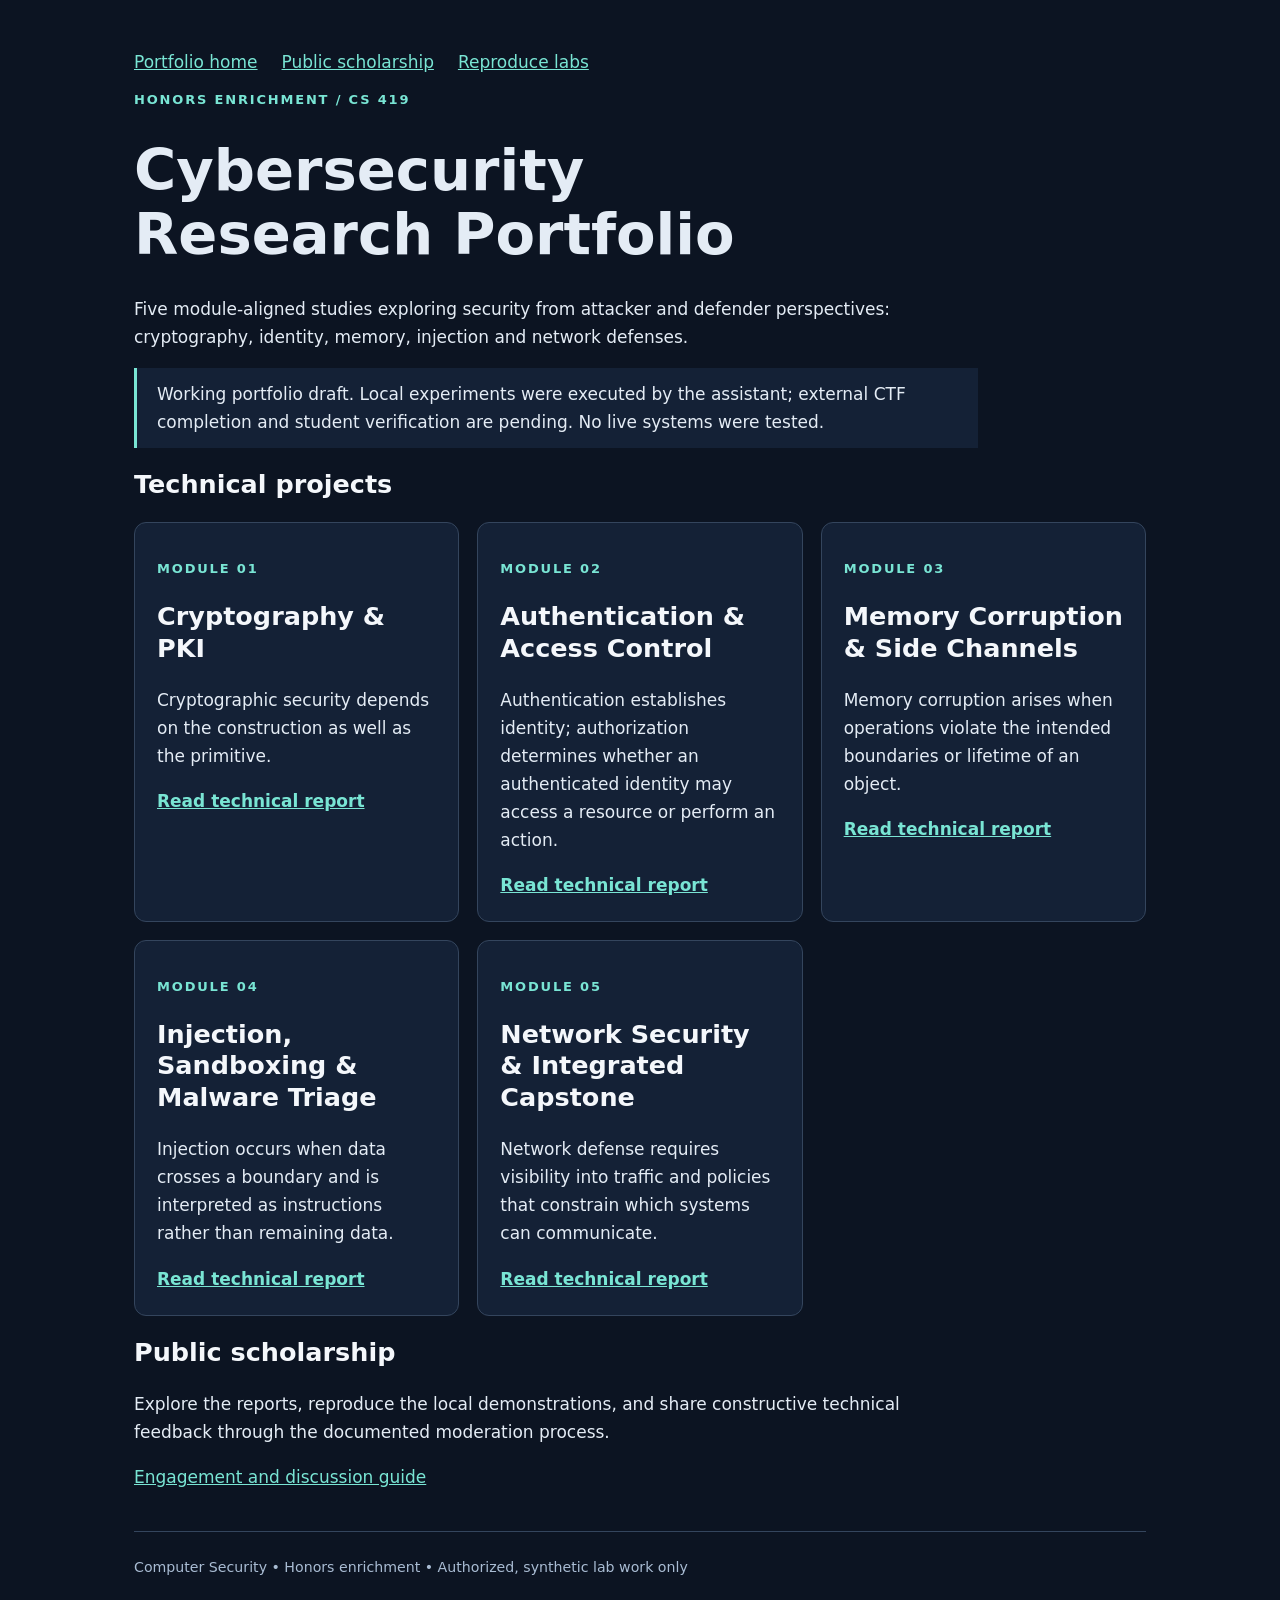
<file: cybersecurity_portfolio/index.html>
<!doctype html><html lang="en"><head><meta charset="utf-8"><meta name="viewport" content="width=device-width,initial-scale=1"><title>Cybersecurity portfolio</title><link rel="stylesheet" href="style.css"></head><body><main><nav><a href="index.html">Portfolio home</a><a href="engagement.html">Public scholarship</a><a href="README.md">Reproduce labs</a></nav><p class="eyebrow">HONORS ENRICHMENT / CS 419</p><h1>Cybersecurity<br>Research Portfolio</h1><p>Five module-aligned studies exploring security from attacker and defender perspectives: cryptography, identity, memory, injection and network defenses.</p><p class="note">Working portfolio draft. Local experiments were executed by the assistant; external CTF completion and student verification are pending. No live systems were tested.</p><h2>Technical projects</h2><div class="grid"><section class="card"><p class="eyebrow">MODULE 01</p><h2>Cryptography &amp; PKI</h2><p>Cryptographic security depends on the construction as well as the primitive.</p><a href="writeups/project-1.html">Read technical report</a></section><section class="card"><p class="eyebrow">MODULE 02</p><h2>Authentication &amp; Access Control</h2><p>Authentication establishes identity; authorization determines whether an authenticated identity may access a resource or perform an action.</p><a href="writeups/project-2.html">Read technical report</a></section><section class="card"><p class="eyebrow">MODULE 03</p><h2>Memory Corruption &amp; Side Channels</h2><p>Memory corruption arises when operations violate the intended boundaries or lifetime of an object.</p><a href="writeups/project-3.html">Read technical report</a></section><section class="card"><p class="eyebrow">MODULE 04</p><h2>Injection, Sandboxing &amp; Malware Triage</h2><p>Injection occurs when data crosses a boundary and is interpreted as instructions rather than remaining data.</p><a href="writeups/project-4.html">Read technical report</a></section><section class="card"><p class="eyebrow">MODULE 05</p><h2>Network Security &amp; Integrated Capstone</h2><p>Network defense requires visibility into traffic and policies that constrain which systems can communicate.</p><a href="writeups/project-5.html">Read technical report</a></section></div><h2>Public scholarship</h2><p>Explore the reports, reproduce the local demonstrations, and share constructive technical feedback through the documented moderation process.</p><a href="engagement.html">Engagement and discussion guide</a><footer><small>Computer Security • Honors enrichment • Authorized, synthetic lab work only</small></footer></main></body></html>
</file>
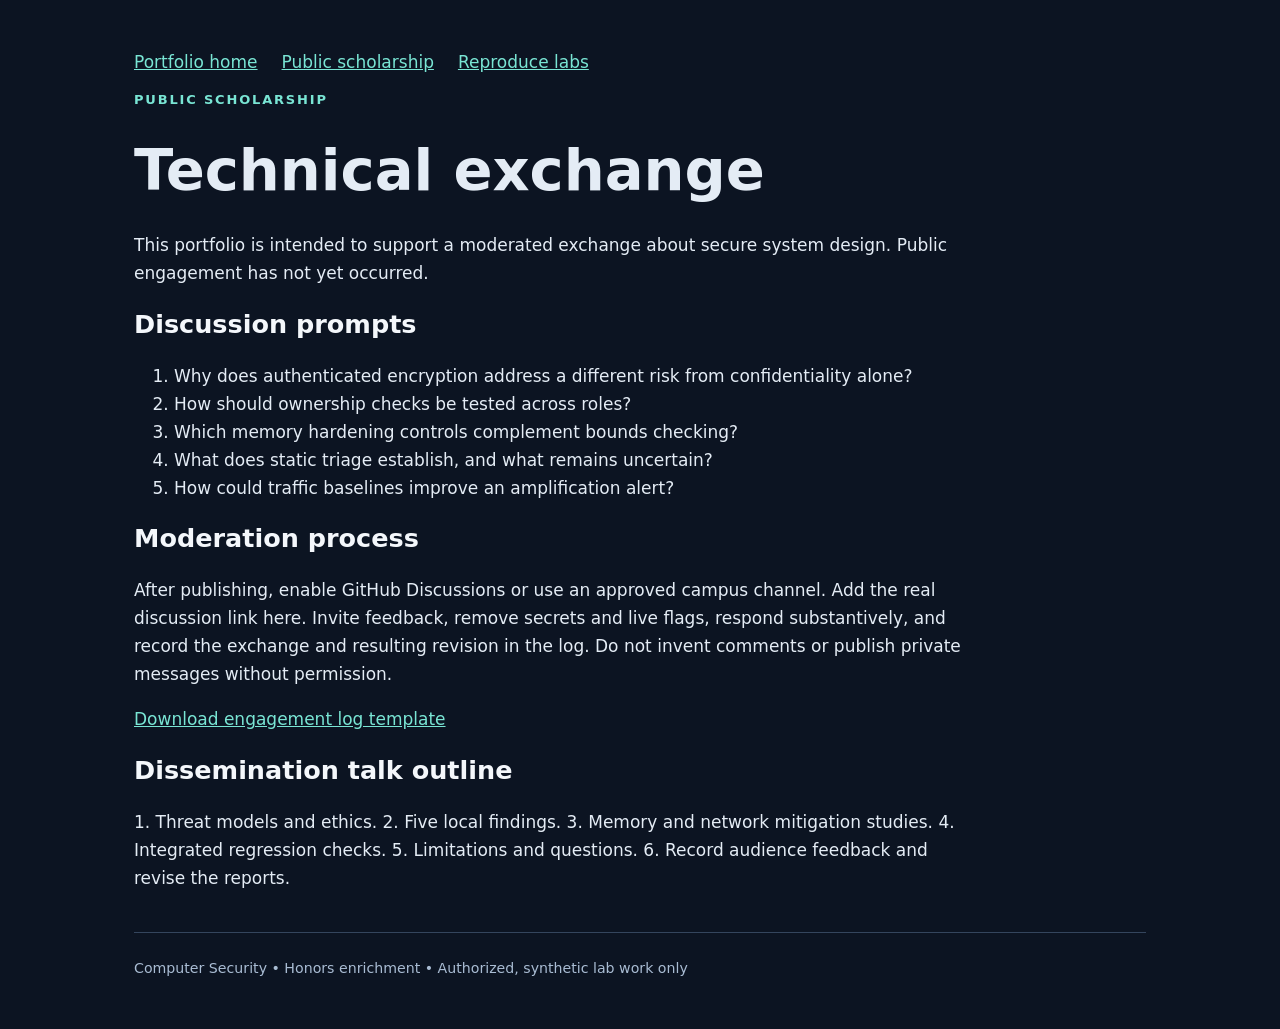
<file: cybersecurity_portfolio/engagement.html>
<!doctype html><html lang="en"><head><meta charset="utf-8"><meta name="viewport" content="width=device-width,initial-scale=1"><title>Public scholarship</title><link rel="stylesheet" href="style.css"></head><body><main><nav><a href="index.html">Portfolio home</a><a href="engagement.html">Public scholarship</a><a href="README.md">Reproduce labs</a></nav><p class="eyebrow">PUBLIC SCHOLARSHIP</p><h1>Technical exchange</h1><p>This portfolio is intended to support a moderated exchange about secure system design. Public engagement has not yet occurred.</p><h2>Discussion prompts</h2><ol><li>Why does authenticated encryption address a different risk from confidentiality alone?</li><li>How should ownership checks be tested across roles?</li><li>Which memory hardening controls complement bounds checking?</li><li>What does static triage establish, and what remains uncertain?</li><li>How could traffic baselines improve an amplification alert?</li></ol><h2>Moderation process</h2><p>After publishing, enable GitHub Discussions or use an approved campus channel. Add the real discussion link here. Invite feedback, remove secrets and live flags, respond substantively, and record the exchange and resulting revision in the log. Do not invent comments or publish private messages without permission.</p><p><a href="engagement-log.csv">Download engagement log template</a></p><h2>Dissemination talk outline</h2><p>1. Threat models and ethics. 2. Five local findings. 3. Memory and network mitigation studies. 4. Integrated regression checks. 5. Limitations and questions. 6. Record audience feedback and revise the reports.</p><footer><small>Computer Security • Honors enrichment • Authorized, synthetic lab work only</small></footer></main></body></html>
</file>
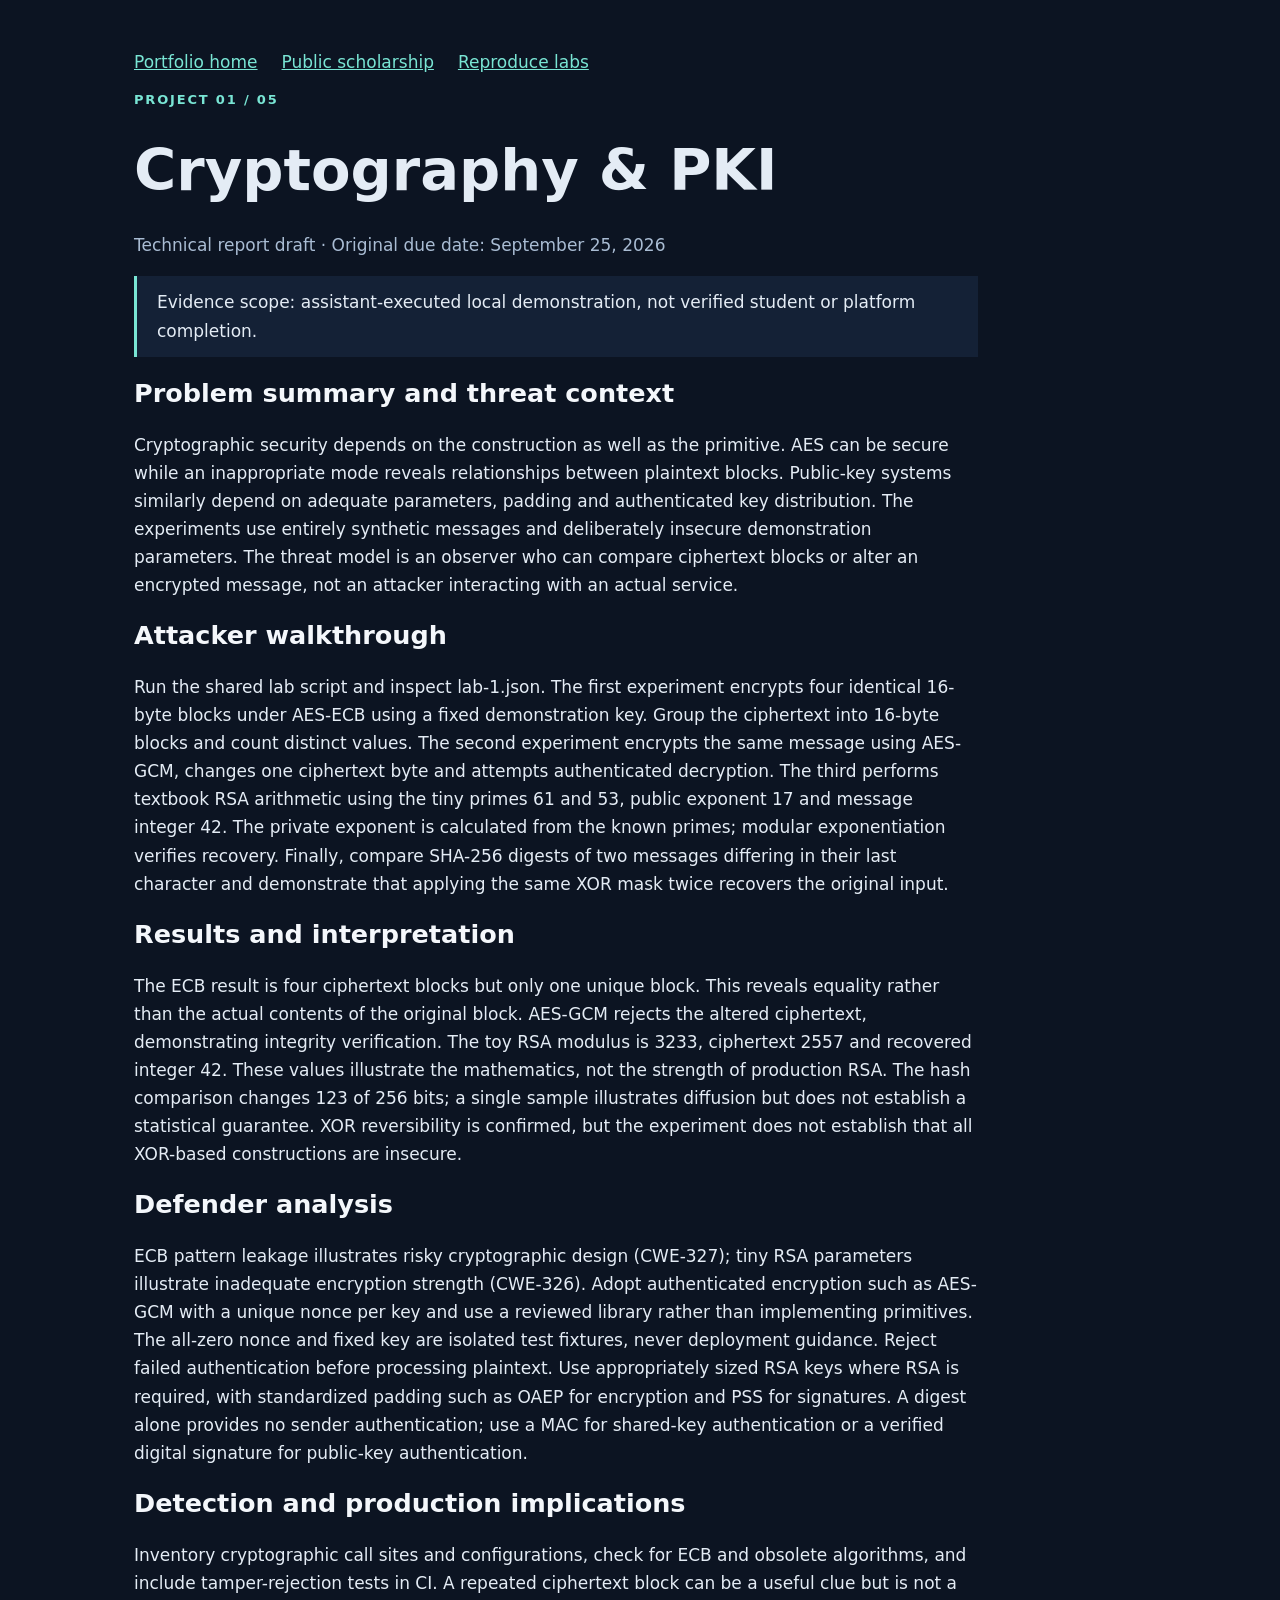
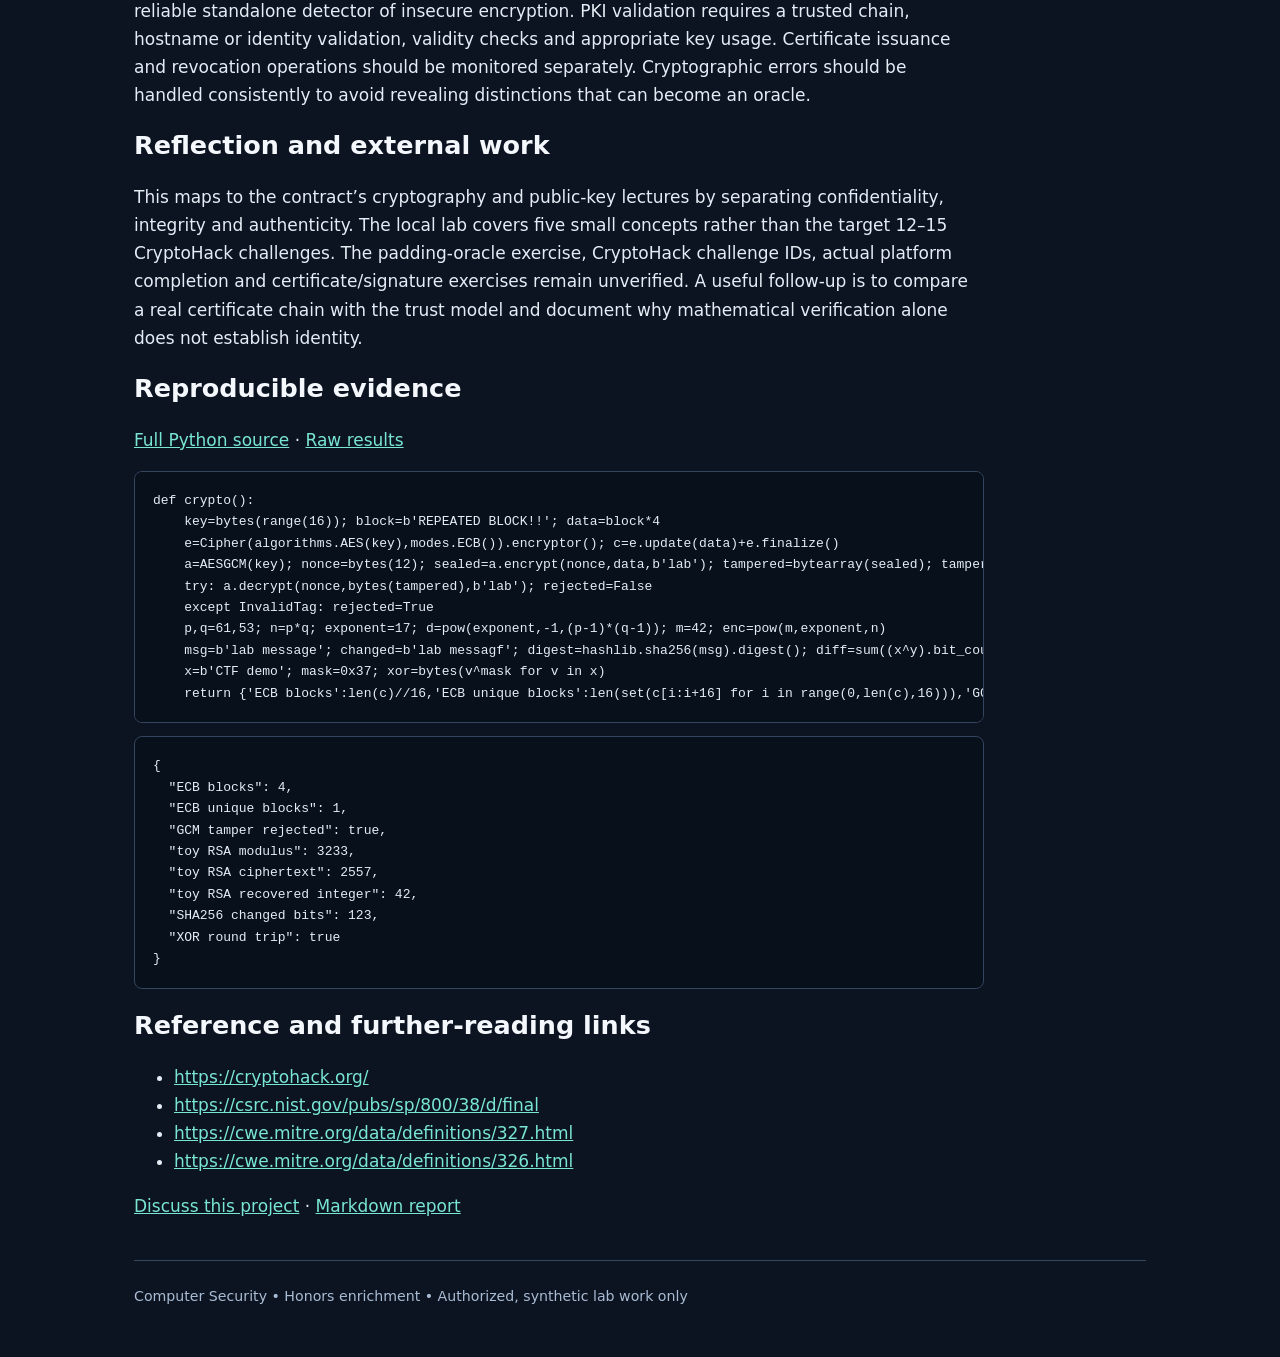
<file: cybersecurity_portfolio/writeups/project-1.html>
<!doctype html><html lang="en"><head><meta charset="utf-8"><meta name="viewport" content="width=device-width,initial-scale=1"><title>Cryptography &amp; PKI</title><link rel="stylesheet" href="../style.css"></head><body><main><nav><a href="../index.html">Portfolio home</a><a href="../engagement.html">Public scholarship</a><a href="../README.md">Reproduce labs</a></nav><article><p class="eyebrow">PROJECT 01 / 05</p><h1>Cryptography &amp; PKI</h1><p class="muted">Technical report draft · Original due date: September 25, 2026</p><p class="note">Evidence scope: assistant-executed local demonstration, not verified student or platform completion.</p><h2>Problem summary and threat context</h2><p>Cryptographic security depends on the construction as well as the primitive. AES can be secure while an inappropriate mode reveals relationships between plaintext blocks. Public-key systems similarly depend on adequate parameters, padding and authenticated key distribution. The experiments use entirely synthetic messages and deliberately insecure demonstration parameters. The threat model is an observer who can compare ciphertext blocks or alter an encrypted message, not an attacker interacting with an actual service.</p><h2>Attacker walkthrough</h2><p>Run the shared lab script and inspect lab-1.json. The first experiment encrypts four identical 16-byte blocks under AES-ECB using a fixed demonstration key. Group the ciphertext into 16-byte blocks and count distinct values. The second experiment encrypts the same message using AES-GCM, changes one ciphertext byte and attempts authenticated decryption. The third performs textbook RSA arithmetic using the tiny primes 61 and 53, public exponent 17 and message integer 42. The private exponent is calculated from the known primes; modular exponentiation verifies recovery. Finally, compare SHA-256 digests of two messages differing in their last character and demonstrate that applying the same XOR mask twice recovers the original input.</p><h2>Results and interpretation</h2><p>The ECB result is four ciphertext blocks but only one unique block. This reveals equality rather than the actual contents of the original block. AES-GCM rejects the altered ciphertext, demonstrating integrity verification. The toy RSA modulus is 3233, ciphertext 2557 and recovered integer 42. These values illustrate the mathematics, not the strength of production RSA. The hash comparison changes 123 of 256 bits; a single sample illustrates diffusion but does not establish a statistical guarantee. XOR reversibility is confirmed, but the experiment does not establish that all XOR-based constructions are insecure.</p><h2>Defender analysis</h2><p>ECB pattern leakage illustrates risky cryptographic design (CWE-327); tiny RSA parameters illustrate inadequate encryption strength (CWE-326). Adopt authenticated encryption such as AES-GCM with a unique nonce per key and use a reviewed library rather than implementing primitives. The all-zero nonce and fixed key are isolated test fixtures, never deployment guidance. Reject failed authentication before processing plaintext. Use appropriately sized RSA keys where RSA is required, with standardized padding such as OAEP for encryption and PSS for signatures. A digest alone provides no sender authentication; use a MAC for shared-key authentication or a verified digital signature for public-key authentication.</p><h2>Detection and production implications</h2><p>Inventory cryptographic call sites and configurations, check for ECB and obsolete algorithms, and include tamper-rejection tests in CI. A repeated ciphertext block can be a useful clue but is not a reliable standalone detector of insecure encryption. PKI validation requires a trusted chain, hostname or identity validation, validity checks and appropriate key usage. Certificate issuance and revocation operations should be monitored separately. Cryptographic errors should be handled consistently to avoid revealing distinctions that can become an oracle.</p><h2>Reflection and external work</h2><p>This maps to the contract’s cryptography and public-key lectures by separating confidentiality, integrity and authenticity. The local lab covers five small concepts rather than the target 12–15 CryptoHack challenges. The padding-oracle exercise, CryptoHack challenge IDs, actual platform completion and certificate/signature exercises remain unverified. A useful follow-up is to compare a real certificate chain with the trust model and document why mathematical verification alone does not establish identity.</p><h2>Reproducible evidence</h2><p><a href="../labs/run_labs.py">Full Python source</a> · <a href="../evidence/lab-1.json">Raw results</a></p><pre>def crypto():
    key=bytes(range(16)); block=b&#x27;REPEATED BLOCK!!&#x27;; data=block*4
    e=Cipher(algorithms.AES(key),modes.ECB()).encryptor(); c=e.update(data)+e.finalize()
    a=AESGCM(key); nonce=bytes(12); sealed=a.encrypt(nonce,data,b&#x27;lab&#x27;); tampered=bytearray(sealed); tampered[0]^=1
    try: a.decrypt(nonce,bytes(tampered),b&#x27;lab&#x27;); rejected=False
    except InvalidTag: rejected=True
    p,q=61,53; n=p*q; exponent=17; d=pow(exponent,-1,(p-1)*(q-1)); m=42; enc=pow(m,exponent,n)
    msg=b&#x27;lab message&#x27;; changed=b&#x27;lab messagf&#x27;; digest=hashlib.sha256(msg).digest(); diff=sum((x^y).bit_count() for x,y in zip(digest,hashlib.sha256(changed).digest()))
    x=b&#x27;CTF demo&#x27;; mask=0x37; xor=bytes(v^mask for v in x)
    return {&#x27;ECB blocks&#x27;:len(c)//16,&#x27;ECB unique blocks&#x27;:len(set(c[i:i+16] for i in range(0,len(c),16))),&#x27;GCM tamper rejected&#x27;:rejected,&#x27;toy RSA modulus&#x27;:n,&#x27;toy RSA ciphertext&#x27;:enc,&#x27;toy RSA recovered integer&#x27;:pow(enc,d,n),&#x27;SHA256 changed bits&#x27;:diff,&#x27;XOR round trip&#x27;:bytes(v^mask for v in xor)==x}</pre><pre>{
  &quot;ECB blocks&quot;: 4,
  &quot;ECB unique blocks&quot;: 1,
  &quot;GCM tamper rejected&quot;: true,
  &quot;toy RSA modulus&quot;: 3233,
  &quot;toy RSA ciphertext&quot;: 2557,
  &quot;toy RSA recovered integer&quot;: 42,
  &quot;SHA256 changed bits&quot;: 123,
  &quot;XOR round trip&quot;: true
}
</pre><h2>Reference and further-reading links</h2><ul><li><a href="https://cryptohack.org/">https://cryptohack.org/</a></li><li><a href="https://csrc.nist.gov/pubs/sp/800/38/d/final">https://csrc.nist.gov/pubs/sp/800/38/d/final</a></li><li><a href="https://cwe.mitre.org/data/definitions/327.html">https://cwe.mitre.org/data/definitions/327.html</a></li><li><a href="https://cwe.mitre.org/data/definitions/326.html">https://cwe.mitre.org/data/definitions/326.html</a></li></ul><p><a href="../engagement.html">Discuss this project</a> · <a href="project-1.md">Markdown report</a></p></article><footer><small>Computer Security • Honors enrichment • Authorized, synthetic lab work only</small></footer></main></body></html>
</file>
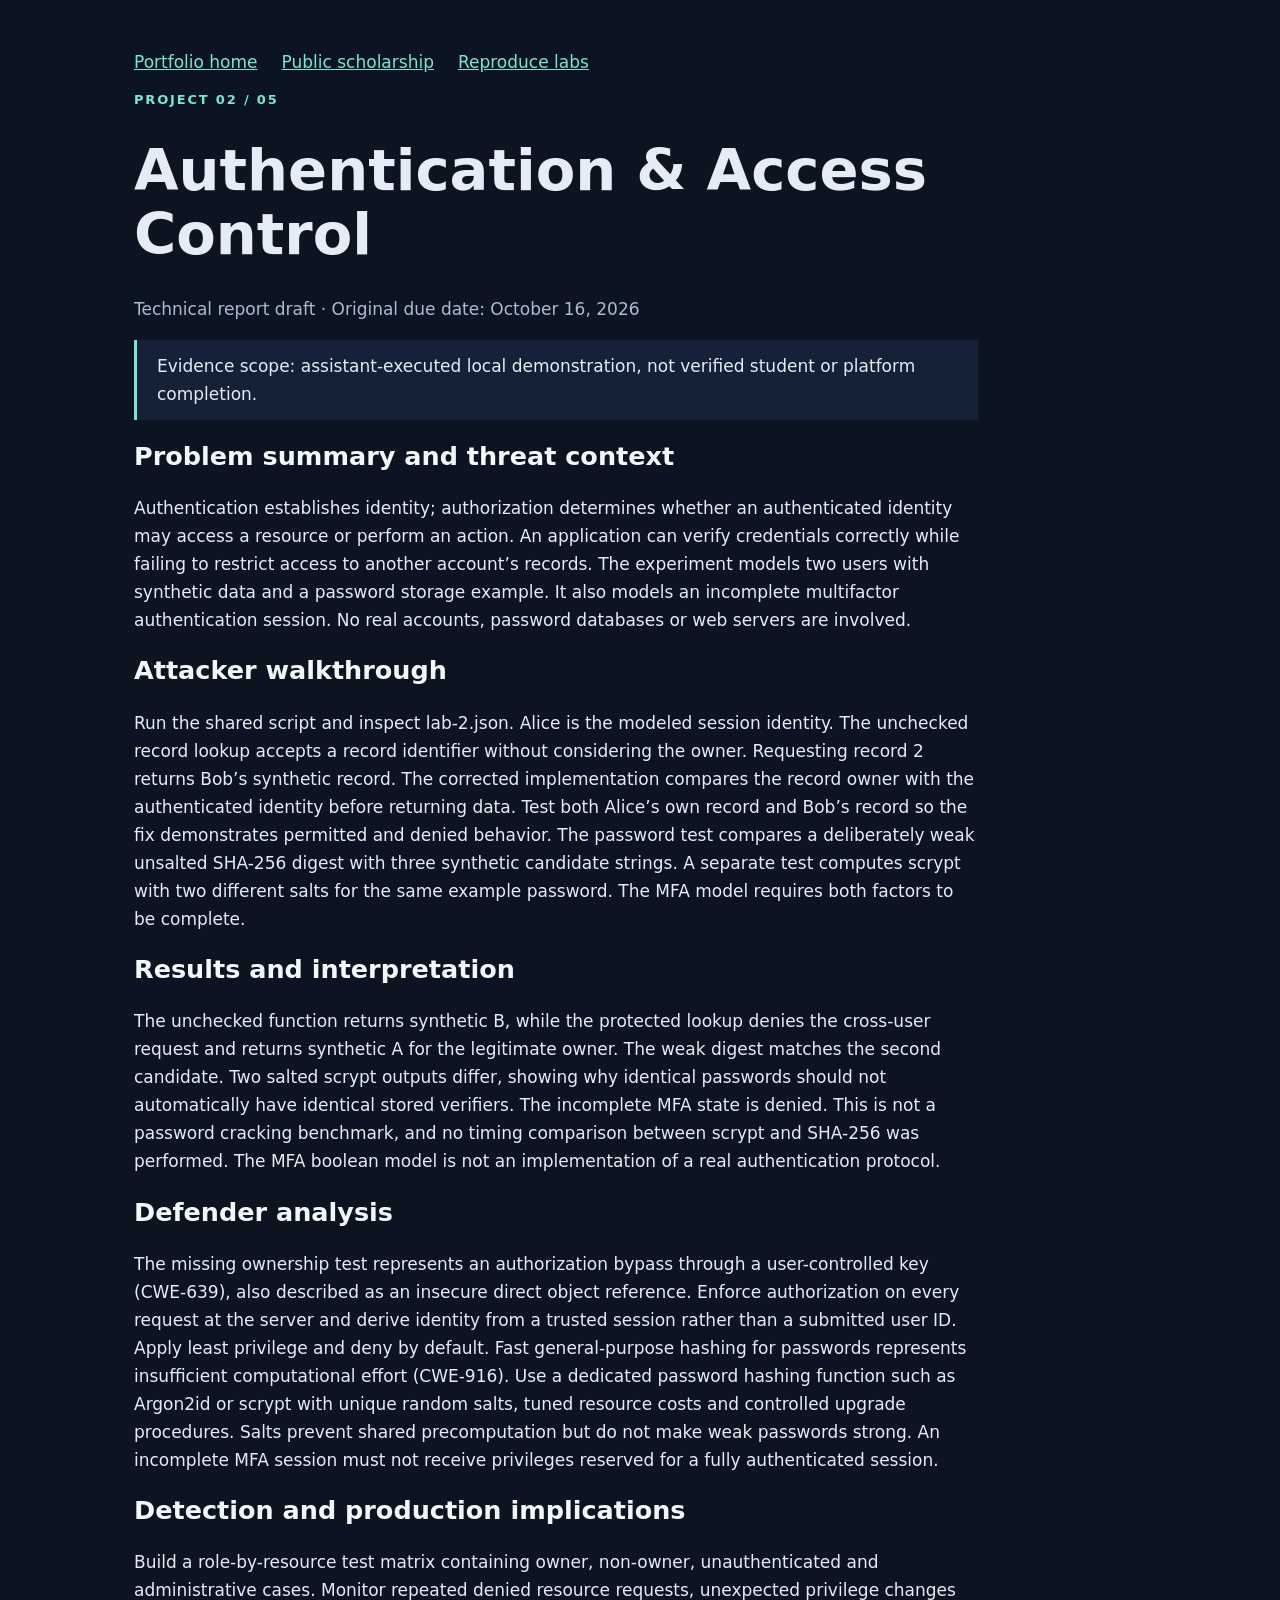
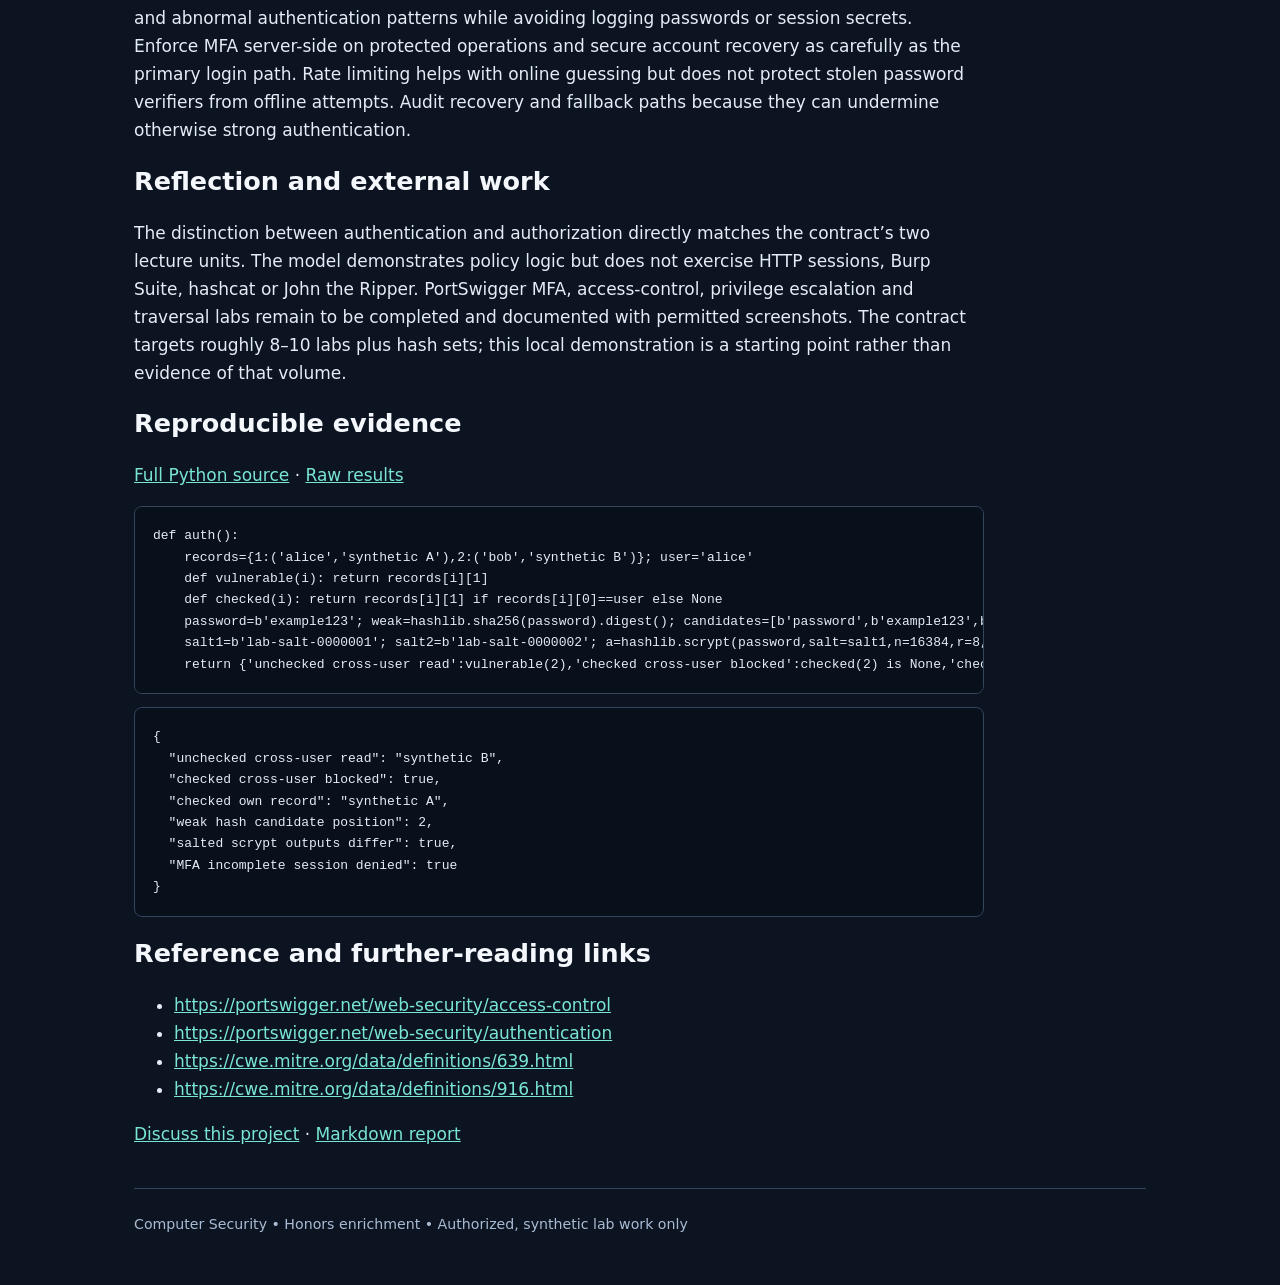
<file: cybersecurity_portfolio/writeups/project-2.html>
<!doctype html><html lang="en"><head><meta charset="utf-8"><meta name="viewport" content="width=device-width,initial-scale=1"><title>Authentication &amp; Access Control</title><link rel="stylesheet" href="../style.css"></head><body><main><nav><a href="../index.html">Portfolio home</a><a href="../engagement.html">Public scholarship</a><a href="../README.md">Reproduce labs</a></nav><article><p class="eyebrow">PROJECT 02 / 05</p><h1>Authentication &amp; Access Control</h1><p class="muted">Technical report draft · Original due date: October 16, 2026</p><p class="note">Evidence scope: assistant-executed local demonstration, not verified student or platform completion.</p><h2>Problem summary and threat context</h2><p>Authentication establishes identity; authorization determines whether an authenticated identity may access a resource or perform an action. An application can verify credentials correctly while failing to restrict access to another account’s records. The experiment models two users with synthetic data and a password storage example. It also models an incomplete multifactor authentication session. No real accounts, password databases or web servers are involved.</p><h2>Attacker walkthrough</h2><p>Run the shared script and inspect lab-2.json. Alice is the modeled session identity. The unchecked record lookup accepts a record identifier without considering the owner. Requesting record 2 returns Bob’s synthetic record. The corrected implementation compares the record owner with the authenticated identity before returning data. Test both Alice’s own record and Bob’s record so the fix demonstrates permitted and denied behavior. The password test compares a deliberately weak unsalted SHA-256 digest with three synthetic candidate strings. A separate test computes scrypt with two different salts for the same example password. The MFA model requires both factors to be complete.</p><h2>Results and interpretation</h2><p>The unchecked function returns synthetic B, while the protected lookup denies the cross-user request and returns synthetic A for the legitimate owner. The weak digest matches the second candidate. Two salted scrypt outputs differ, showing why identical passwords should not automatically have identical stored verifiers. The incomplete MFA state is denied. This is not a password cracking benchmark, and no timing comparison between scrypt and SHA-256 was performed. The MFA boolean model is not an implementation of a real authentication protocol.</p><h2>Defender analysis</h2><p>The missing ownership test represents an authorization bypass through a user-controlled key (CWE-639), also described as an insecure direct object reference. Enforce authorization on every request at the server and derive identity from a trusted session rather than a submitted user ID. Apply least privilege and deny by default. Fast general-purpose hashing for passwords represents insufficient computational effort (CWE-916). Use a dedicated password hashing function such as Argon2id or scrypt with unique random salts, tuned resource costs and controlled upgrade procedures. Salts prevent shared precomputation but do not make weak passwords strong. An incomplete MFA session must not receive privileges reserved for a fully authenticated session.</p><h2>Detection and production implications</h2><p>Build a role-by-resource test matrix containing owner, non-owner, unauthenticated and administrative cases. Monitor repeated denied resource requests, unexpected privilege changes and abnormal authentication patterns while avoiding logging passwords or session secrets. Enforce MFA server-side on protected operations and secure account recovery as carefully as the primary login path. Rate limiting helps with online guessing but does not protect stolen password verifiers from offline attempts. Audit recovery and fallback paths because they can undermine otherwise strong authentication.</p><h2>Reflection and external work</h2><p>The distinction between authentication and authorization directly matches the contract’s two lecture units. The model demonstrates policy logic but does not exercise HTTP sessions, Burp Suite, hashcat or John the Ripper. PortSwigger MFA, access-control, privilege escalation and traversal labs remain to be completed and documented with permitted screenshots. The contract targets roughly 8–10 labs plus hash sets; this local demonstration is a starting point rather than evidence of that volume.</p><h2>Reproducible evidence</h2><p><a href="../labs/run_labs.py">Full Python source</a> · <a href="../evidence/lab-2.json">Raw results</a></p><pre>def auth():
    records={1:(&#x27;alice&#x27;,&#x27;synthetic A&#x27;),2:(&#x27;bob&#x27;,&#x27;synthetic B&#x27;)}; user=&#x27;alice&#x27;
    def vulnerable(i): return records[i][1]
    def checked(i): return records[i][1] if records[i][0]==user else None
    password=b&#x27;example123&#x27;; weak=hashlib.sha256(password).digest(); candidates=[b&#x27;password&#x27;,b&#x27;example123&#x27;,b&#x27;not-it&#x27;]; match=next((i for i,c in enumerate(candidates,1) if hmac.compare_digest(hashlib.sha256(c).digest(),weak)),None)
    salt1=b&#x27;lab-salt-0000001&#x27;; salt2=b&#x27;lab-salt-0000002&#x27;; a=hashlib.scrypt(password,salt=salt1,n=16384,r=8,p=1); b=hashlib.scrypt(password,salt=salt2,n=16384,r=8,p=1)
    return {&#x27;unchecked cross-user read&#x27;:vulnerable(2),&#x27;checked cross-user blocked&#x27;:checked(2) is None,&#x27;checked own record&#x27;:checked(1),&#x27;weak hash candidate position&#x27;:match,&#x27;salted scrypt outputs differ&#x27;:a!=b,&#x27;MFA incomplete session denied&#x27;:not all([True,False])}</pre><pre>{
  &quot;unchecked cross-user read&quot;: &quot;synthetic B&quot;,
  &quot;checked cross-user blocked&quot;: true,
  &quot;checked own record&quot;: &quot;synthetic A&quot;,
  &quot;weak hash candidate position&quot;: 2,
  &quot;salted scrypt outputs differ&quot;: true,
  &quot;MFA incomplete session denied&quot;: true
}
</pre><h2>Reference and further-reading links</h2><ul><li><a href="https://portswigger.net/web-security/access-control">https://portswigger.net/web-security/access-control</a></li><li><a href="https://portswigger.net/web-security/authentication">https://portswigger.net/web-security/authentication</a></li><li><a href="https://cwe.mitre.org/data/definitions/639.html">https://cwe.mitre.org/data/definitions/639.html</a></li><li><a href="https://cwe.mitre.org/data/definitions/916.html">https://cwe.mitre.org/data/definitions/916.html</a></li></ul><p><a href="../engagement.html">Discuss this project</a> · <a href="project-2.md">Markdown report</a></p></article><footer><small>Computer Security • Honors enrichment • Authorized, synthetic lab work only</small></footer></main></body></html>
</file>
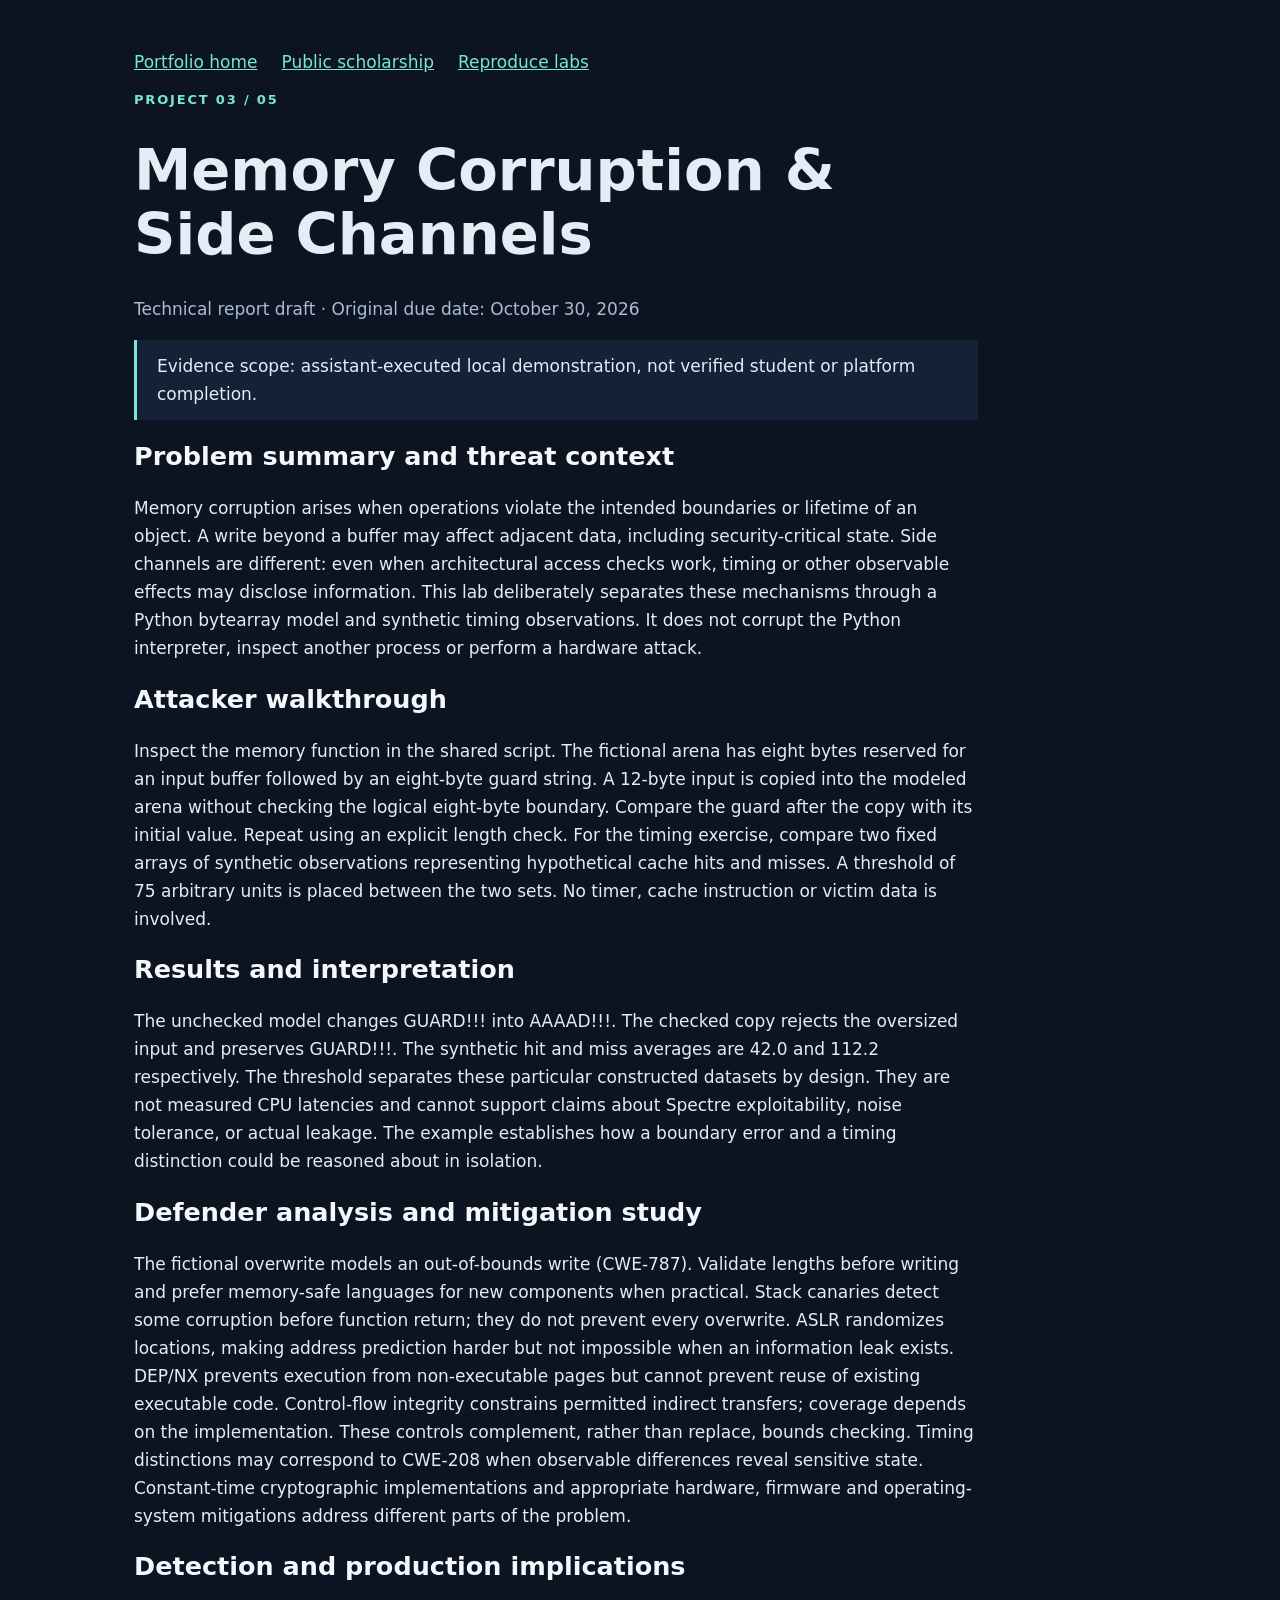
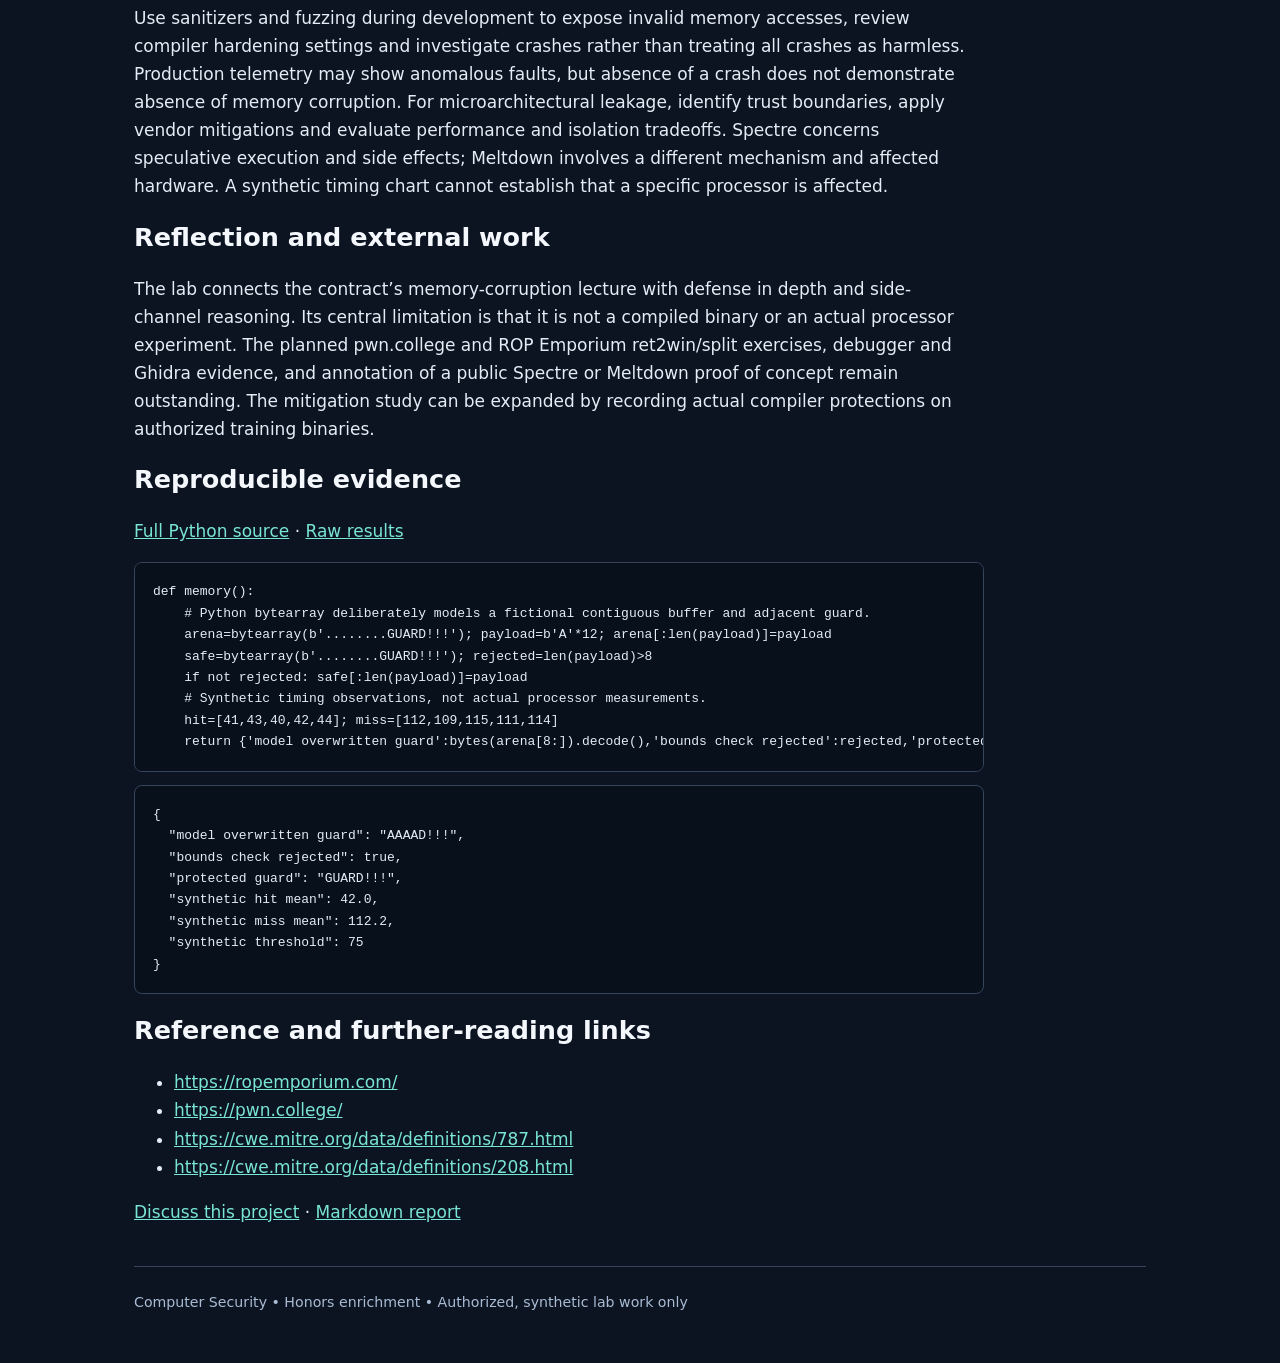
<file: cybersecurity_portfolio/writeups/project-3.html>
<!doctype html><html lang="en"><head><meta charset="utf-8"><meta name="viewport" content="width=device-width,initial-scale=1"><title>Memory Corruption &amp; Side Channels</title><link rel="stylesheet" href="../style.css"></head><body><main><nav><a href="../index.html">Portfolio home</a><a href="../engagement.html">Public scholarship</a><a href="../README.md">Reproduce labs</a></nav><article><p class="eyebrow">PROJECT 03 / 05</p><h1>Memory Corruption &amp; Side Channels</h1><p class="muted">Technical report draft · Original due date: October 30, 2026</p><p class="note">Evidence scope: assistant-executed local demonstration, not verified student or platform completion.</p><h2>Problem summary and threat context</h2><p>Memory corruption arises when operations violate the intended boundaries or lifetime of an object. A write beyond a buffer may affect adjacent data, including security-critical state. Side channels are different: even when architectural access checks work, timing or other observable effects may disclose information. This lab deliberately separates these mechanisms through a Python bytearray model and synthetic timing observations. It does not corrupt the Python interpreter, inspect another process or perform a hardware attack.</p><h2>Attacker walkthrough</h2><p>Inspect the memory function in the shared script. The fictional arena has eight bytes reserved for an input buffer followed by an eight-byte guard string. A 12-byte input is copied into the modeled arena without checking the logical eight-byte boundary. Compare the guard after the copy with its initial value. Repeat using an explicit length check. For the timing exercise, compare two fixed arrays of synthetic observations representing hypothetical cache hits and misses. A threshold of 75 arbitrary units is placed between the two sets. No timer, cache instruction or victim data is involved.</p><h2>Results and interpretation</h2><p>The unchecked model changes GUARD!!! into AAAAD!!!. The checked copy rejects the oversized input and preserves GUARD!!!. The synthetic hit and miss averages are 42.0 and 112.2 respectively. The threshold separates these particular constructed datasets by design. They are not measured CPU latencies and cannot support claims about Spectre exploitability, noise tolerance, or actual leakage. The example establishes how a boundary error and a timing distinction could be reasoned about in isolation.</p><h2>Defender analysis and mitigation study</h2><p>The fictional overwrite models an out-of-bounds write (CWE-787). Validate lengths before writing and prefer memory-safe languages for new components when practical. Stack canaries detect some corruption before function return; they do not prevent every overwrite. ASLR randomizes locations, making address prediction harder but not impossible when an information leak exists. DEP/NX prevents execution from non-executable pages but cannot prevent reuse of existing executable code. Control-flow integrity constrains permitted indirect transfers; coverage depends on the implementation. These controls complement, rather than replace, bounds checking. Timing distinctions may correspond to CWE-208 when observable differences reveal sensitive state. Constant-time cryptographic implementations and appropriate hardware, firmware and operating-system mitigations address different parts of the problem.</p><h2>Detection and production implications</h2><p>Use sanitizers and fuzzing during development to expose invalid memory accesses, review compiler hardening settings and investigate crashes rather than treating all crashes as harmless. Production telemetry may show anomalous faults, but absence of a crash does not demonstrate absence of memory corruption. For microarchitectural leakage, identify trust boundaries, apply vendor mitigations and evaluate performance and isolation tradeoffs. Spectre concerns speculative execution and side effects; Meltdown involves a different mechanism and affected hardware. A synthetic timing chart cannot establish that a specific processor is affected.</p><h2>Reflection and external work</h2><p>The lab connects the contract’s memory-corruption lecture with defense in depth and side-channel reasoning. Its central limitation is that it is not a compiled binary or an actual processor experiment. The planned pwn.college and ROP Emporium ret2win/split exercises, debugger and Ghidra evidence, and annotation of a public Spectre or Meltdown proof of concept remain outstanding. The mitigation study can be expanded by recording actual compiler protections on authorized training binaries.</p><h2>Reproducible evidence</h2><p><a href="../labs/run_labs.py">Full Python source</a> · <a href="../evidence/lab-3.json">Raw results</a></p><pre>def memory():
    # Python bytearray deliberately models a fictional contiguous buffer and adjacent guard.
    arena=bytearray(b&#x27;........GUARD!!!&#x27;); payload=b&#x27;A&#x27;*12; arena[:len(payload)]=payload
    safe=bytearray(b&#x27;........GUARD!!!&#x27;); rejected=len(payload)&gt;8
    if not rejected: safe[:len(payload)]=payload
    # Synthetic timing observations, not actual processor measurements.
    hit=[41,43,40,42,44]; miss=[112,109,115,111,114]
    return {&#x27;model overwritten guard&#x27;:bytes(arena[8:]).decode(),&#x27;bounds check rejected&#x27;:rejected,&#x27;protected guard&#x27;:bytes(safe[8:]).decode(),&#x27;synthetic hit mean&#x27;:sum(hit)/len(hit),&#x27;synthetic miss mean&#x27;:sum(miss)/len(miss),&#x27;synthetic threshold&#x27;:75}</pre><pre>{
  &quot;model overwritten guard&quot;: &quot;AAAAD!!!&quot;,
  &quot;bounds check rejected&quot;: true,
  &quot;protected guard&quot;: &quot;GUARD!!!&quot;,
  &quot;synthetic hit mean&quot;: 42.0,
  &quot;synthetic miss mean&quot;: 112.2,
  &quot;synthetic threshold&quot;: 75
}
</pre><h2>Reference and further-reading links</h2><ul><li><a href="https://ropemporium.com/">https://ropemporium.com/</a></li><li><a href="https://pwn.college/">https://pwn.college/</a></li><li><a href="https://cwe.mitre.org/data/definitions/787.html">https://cwe.mitre.org/data/definitions/787.html</a></li><li><a href="https://cwe.mitre.org/data/definitions/208.html">https://cwe.mitre.org/data/definitions/208.html</a></li></ul><p><a href="../engagement.html">Discuss this project</a> · <a href="project-3.md">Markdown report</a></p></article><footer><small>Computer Security • Honors enrichment • Authorized, synthetic lab work only</small></footer></main></body></html>
</file>
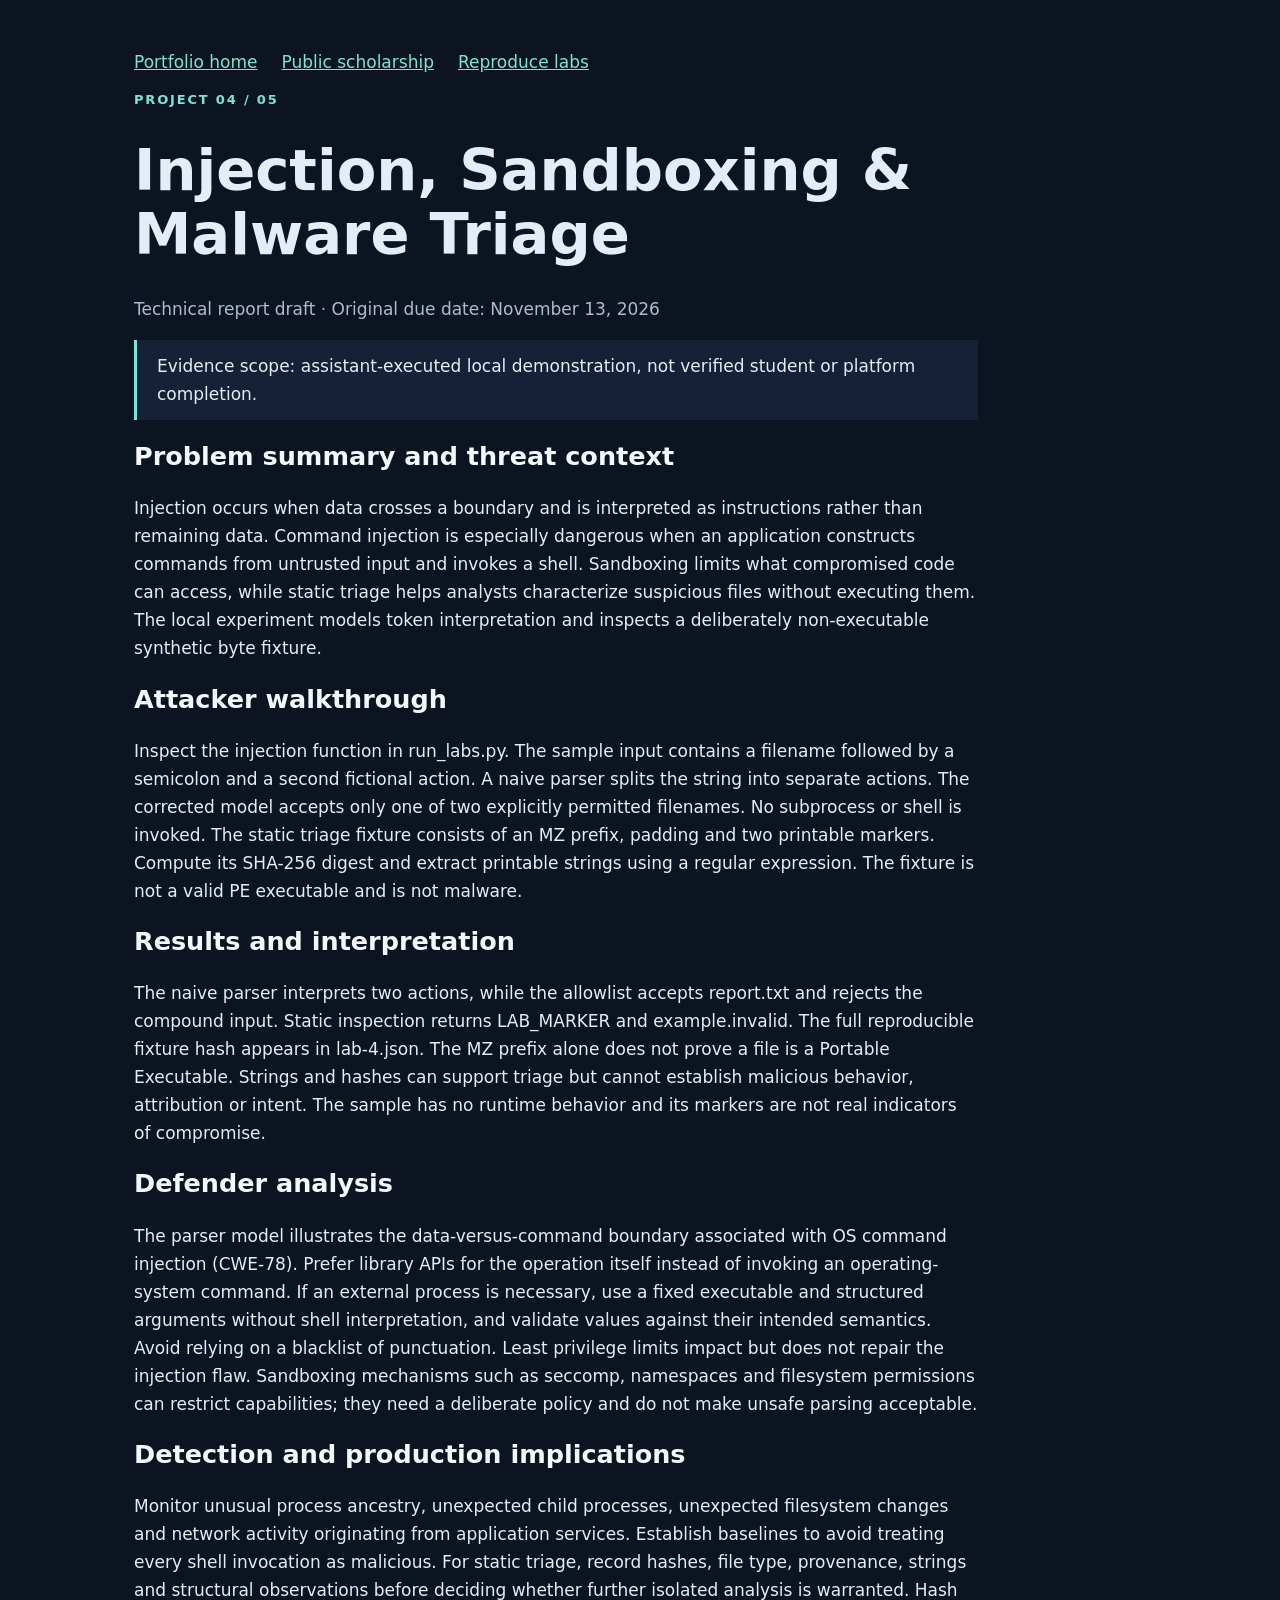
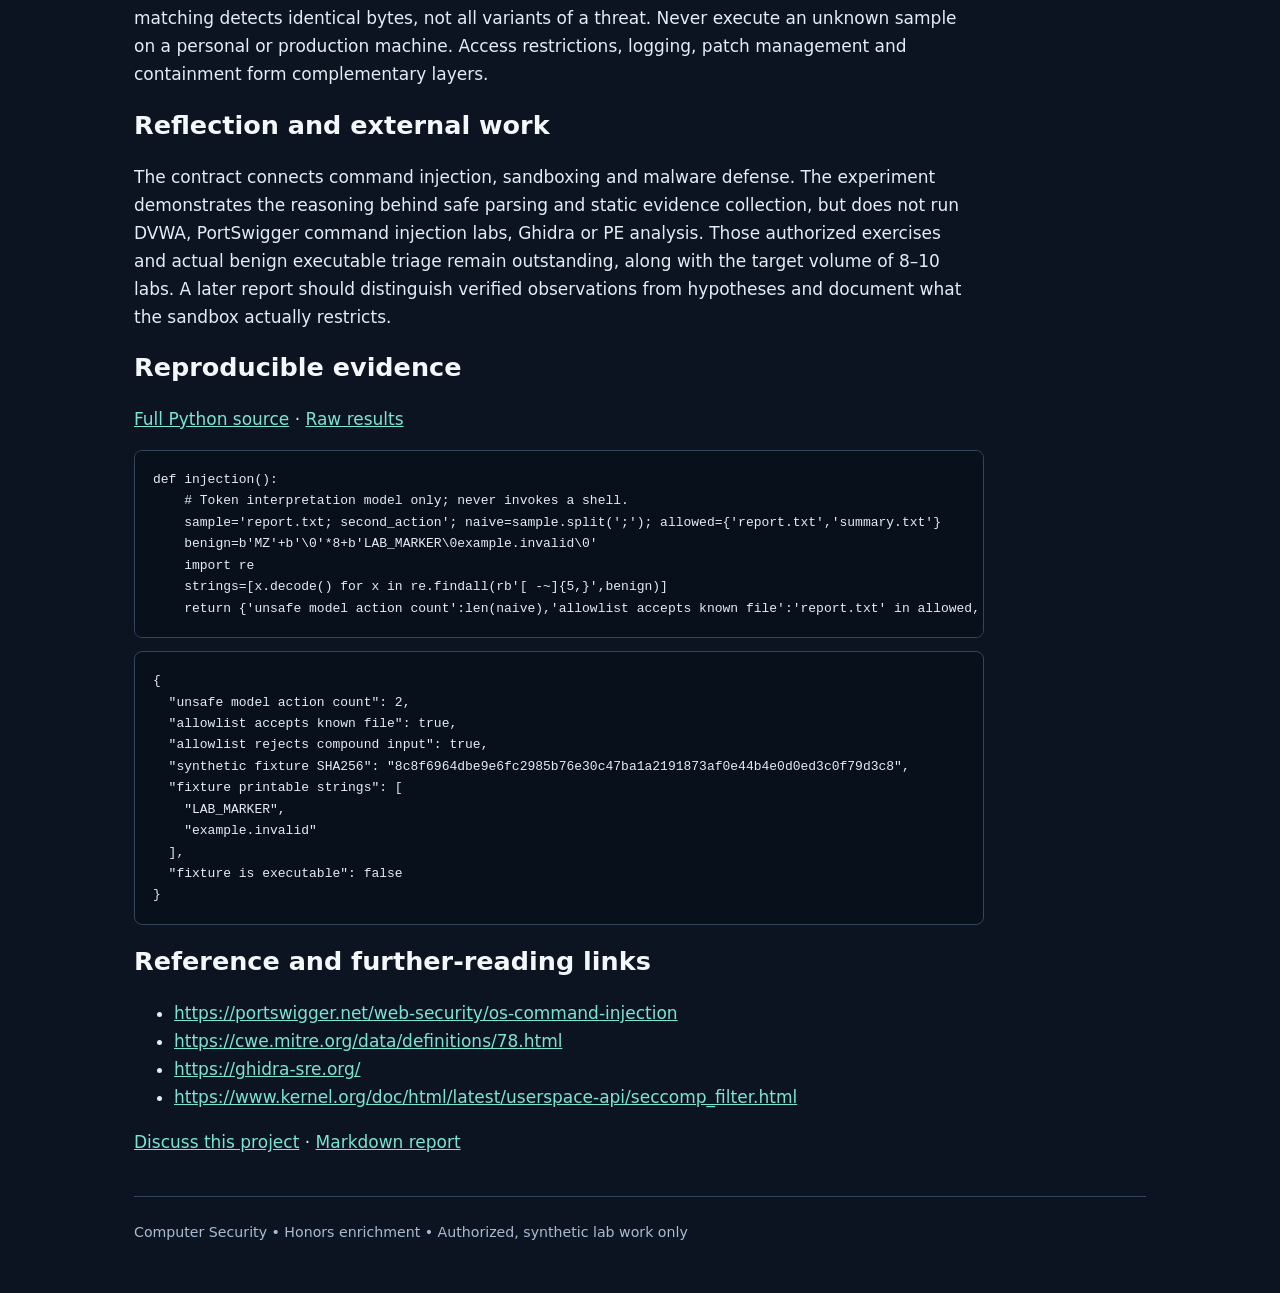
<file: cybersecurity_portfolio/writeups/project-4.html>
<!doctype html><html lang="en"><head><meta charset="utf-8"><meta name="viewport" content="width=device-width,initial-scale=1"><title>Injection, Sandboxing &amp; Malware Triage</title><link rel="stylesheet" href="../style.css"></head><body><main><nav><a href="../index.html">Portfolio home</a><a href="../engagement.html">Public scholarship</a><a href="../README.md">Reproduce labs</a></nav><article><p class="eyebrow">PROJECT 04 / 05</p><h1>Injection, Sandboxing &amp; Malware Triage</h1><p class="muted">Technical report draft · Original due date: November 13, 2026</p><p class="note">Evidence scope: assistant-executed local demonstration, not verified student or platform completion.</p><h2>Problem summary and threat context</h2><p>Injection occurs when data crosses a boundary and is interpreted as instructions rather than remaining data. Command injection is especially dangerous when an application constructs commands from untrusted input and invokes a shell. Sandboxing limits what compromised code can access, while static triage helps analysts characterize suspicious files without executing them. The local experiment models token interpretation and inspects a deliberately non-executable synthetic byte fixture.</p><h2>Attacker walkthrough</h2><p>Inspect the injection function in run_labs.py. The sample input contains a filename followed by a semicolon and a second fictional action. A naive parser splits the string into separate actions. The corrected model accepts only one of two explicitly permitted filenames. No subprocess or shell is invoked. The static triage fixture consists of an MZ prefix, padding and two printable markers. Compute its SHA-256 digest and extract printable strings using a regular expression. The fixture is not a valid PE executable and is not malware.</p><h2>Results and interpretation</h2><p>The naive parser interprets two actions, while the allowlist accepts report.txt and rejects the compound input. Static inspection returns LAB_MARKER and example.invalid. The full reproducible fixture hash appears in lab-4.json. The MZ prefix alone does not prove a file is a Portable Executable. Strings and hashes can support triage but cannot establish malicious behavior, attribution or intent. The sample has no runtime behavior and its markers are not real indicators of compromise.</p><h2>Defender analysis</h2><p>The parser model illustrates the data-versus-command boundary associated with OS command injection (CWE-78). Prefer library APIs for the operation itself instead of invoking an operating-system command. If an external process is necessary, use a fixed executable and structured arguments without shell interpretation, and validate values against their intended semantics. Avoid relying on a blacklist of punctuation. Least privilege limits impact but does not repair the injection flaw. Sandboxing mechanisms such as seccomp, namespaces and filesystem permissions can restrict capabilities; they need a deliberate policy and do not make unsafe parsing acceptable.</p><h2>Detection and production implications</h2><p>Monitor unusual process ancestry, unexpected child processes, unexpected filesystem changes and network activity originating from application services. Establish baselines to avoid treating every shell invocation as malicious. For static triage, record hashes, file type, provenance, strings and structural observations before deciding whether further isolated analysis is warranted. Hash matching detects identical bytes, not all variants of a threat. Never execute an unknown sample on a personal or production machine. Access restrictions, logging, patch management and containment form complementary layers.</p><h2>Reflection and external work</h2><p>The contract connects command injection, sandboxing and malware defense. The experiment demonstrates the reasoning behind safe parsing and static evidence collection, but does not run DVWA, PortSwigger command injection labs, Ghidra or PE analysis. Those authorized exercises and actual benign executable triage remain outstanding, along with the target volume of 8–10 labs. A later report should distinguish verified observations from hypotheses and document what the sandbox actually restricts.</p><h2>Reproducible evidence</h2><p><a href="../labs/run_labs.py">Full Python source</a> · <a href="../evidence/lab-4.json">Raw results</a></p><pre>def injection():
    # Token interpretation model only; never invokes a shell.
    sample=&#x27;report.txt; second_action&#x27;; naive=sample.split(&#x27;;&#x27;); allowed={&#x27;report.txt&#x27;,&#x27;summary.txt&#x27;}
    benign=b&#x27;MZ&#x27;+b&#x27;\0&#x27;*8+b&#x27;LAB_MARKER\0example.invalid\0&#x27;
    import re
    strings=[x.decode() for x in re.findall(rb&#x27;[ -~]{5,}&#x27;,benign)]
    return {&#x27;unsafe model action count&#x27;:len(naive),&#x27;allowlist accepts known file&#x27;:&#x27;report.txt&#x27; in allowed,&#x27;allowlist rejects compound input&#x27;:sample not in allowed,&#x27;synthetic fixture SHA256&#x27;:hashlib.sha256(benign).hexdigest(),&#x27;fixture printable strings&#x27;:strings,&#x27;fixture is executable&#x27;:False}</pre><pre>{
  &quot;unsafe model action count&quot;: 2,
  &quot;allowlist accepts known file&quot;: true,
  &quot;allowlist rejects compound input&quot;: true,
  &quot;synthetic fixture SHA256&quot;: &quot;8c8f6964dbe9e6fc2985b76e30c47ba1a2191873af0e44b4e0d0ed3c0f79d3c8&quot;,
  &quot;fixture printable strings&quot;: [
    &quot;LAB_MARKER&quot;,
    &quot;example.invalid&quot;
  ],
  &quot;fixture is executable&quot;: false
}
</pre><h2>Reference and further-reading links</h2><ul><li><a href="https://portswigger.net/web-security/os-command-injection">https://portswigger.net/web-security/os-command-injection</a></li><li><a href="https://cwe.mitre.org/data/definitions/78.html">https://cwe.mitre.org/data/definitions/78.html</a></li><li><a href="https://ghidra-sre.org/">https://ghidra-sre.org/</a></li><li><a href="https://www.kernel.org/doc/html/latest/userspace-api/seccomp_filter.html">https://www.kernel.org/doc/html/latest/userspace-api/seccomp_filter.html</a></li></ul><p><a href="../engagement.html">Discuss this project</a> · <a href="project-4.md">Markdown report</a></p></article><footer><small>Computer Security • Honors enrichment • Authorized, synthetic lab work only</small></footer></main></body></html>
</file>
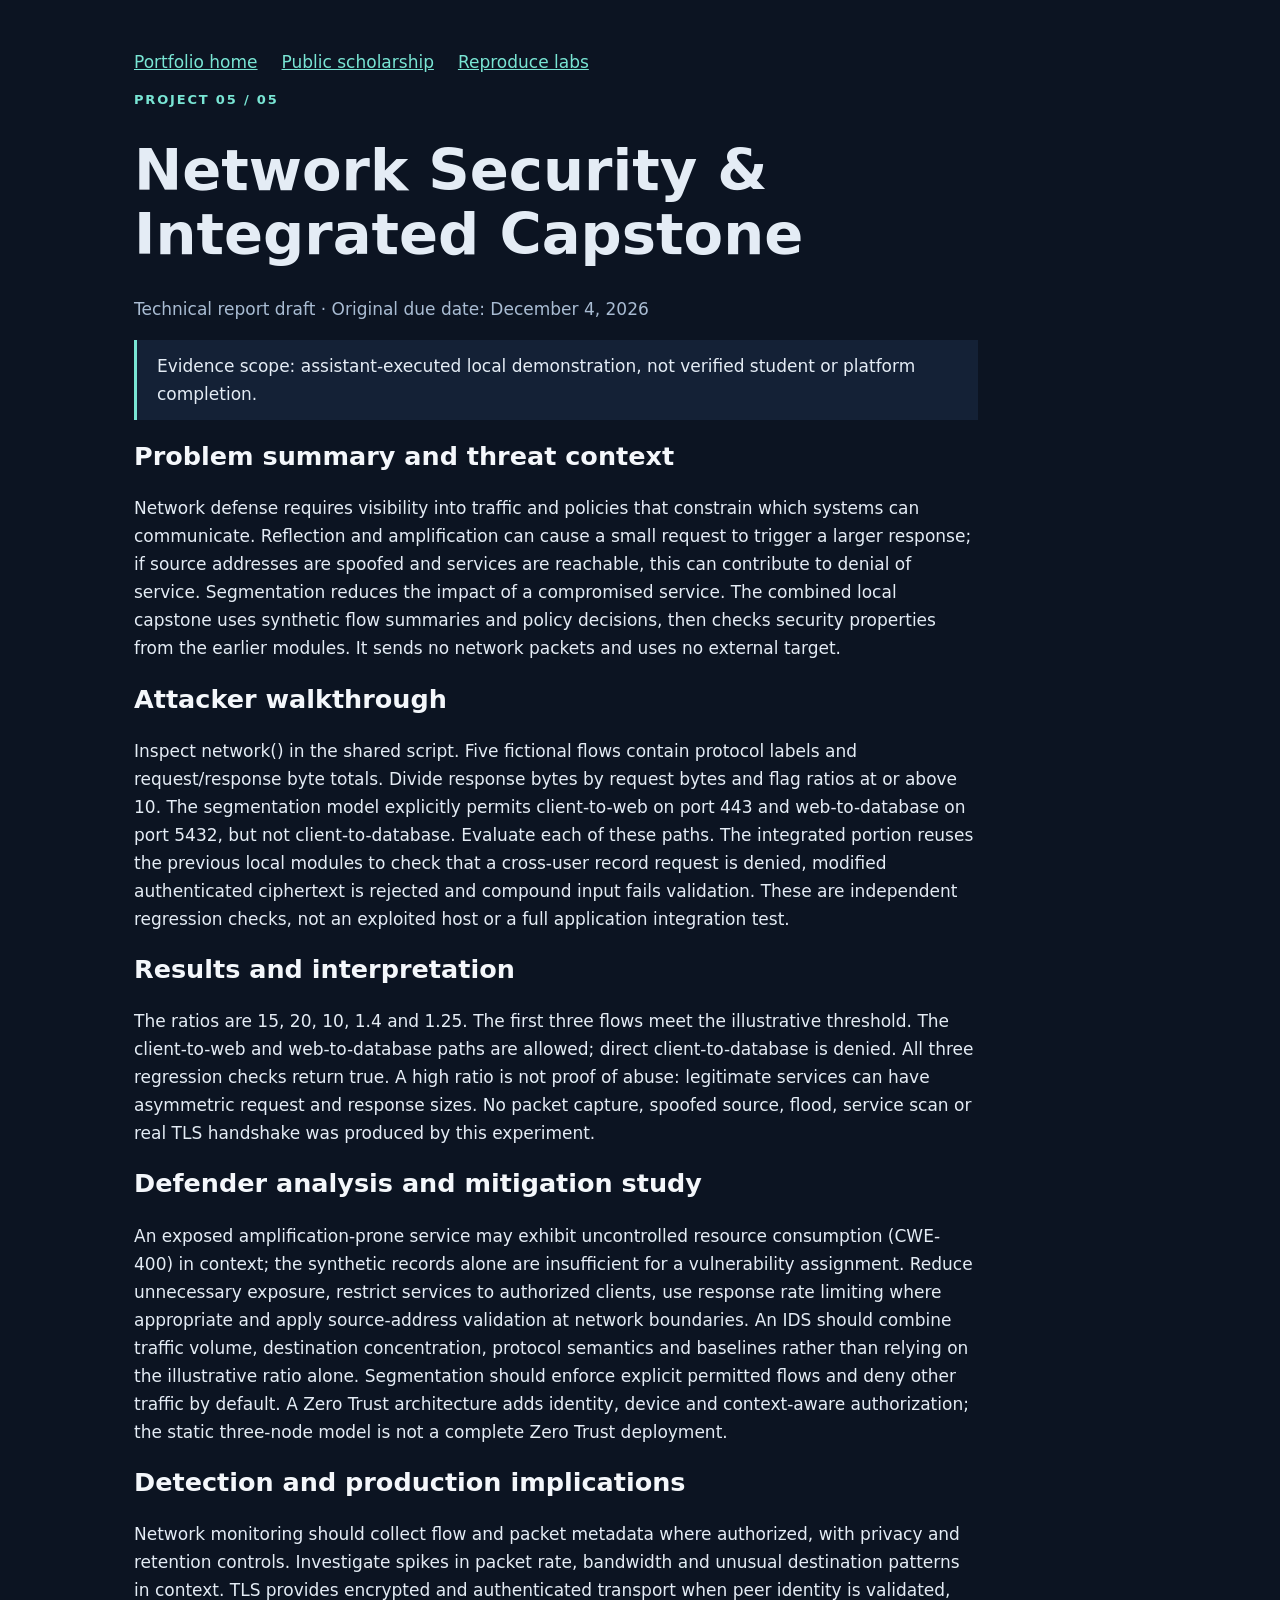
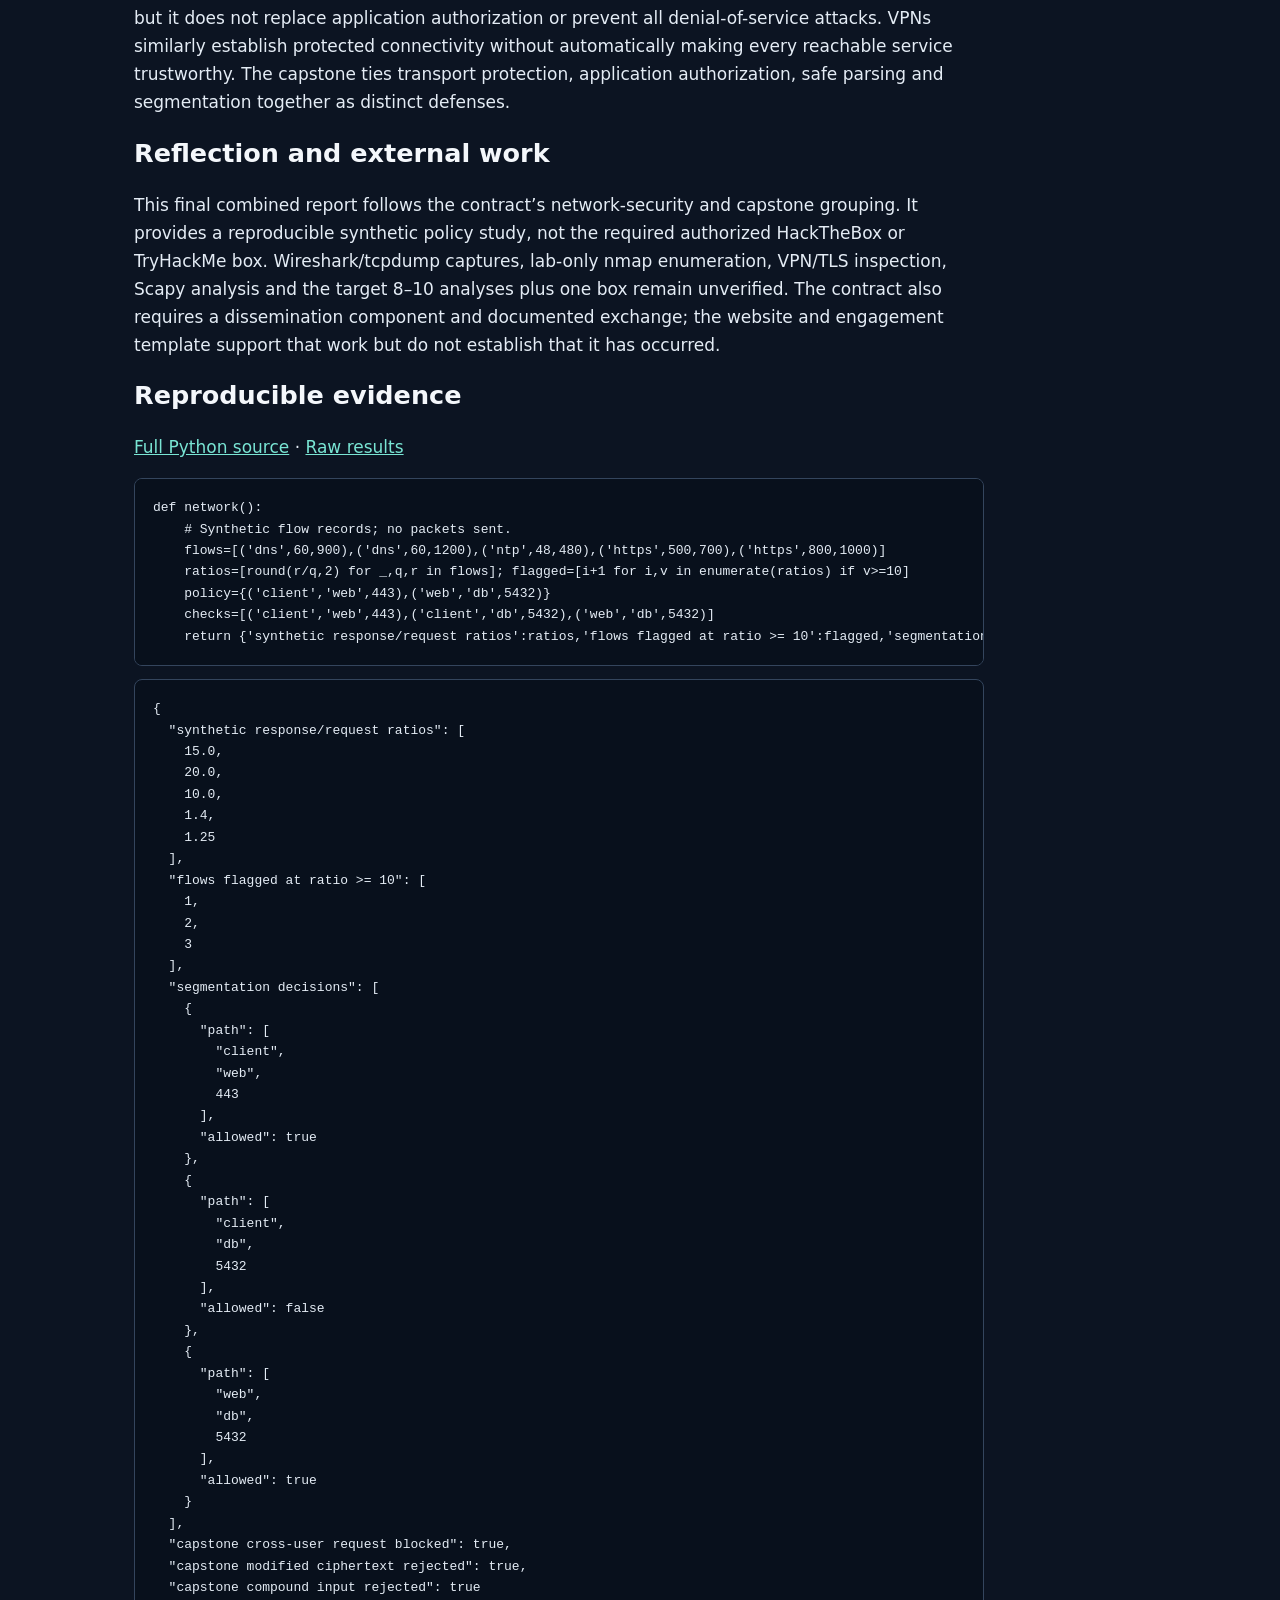
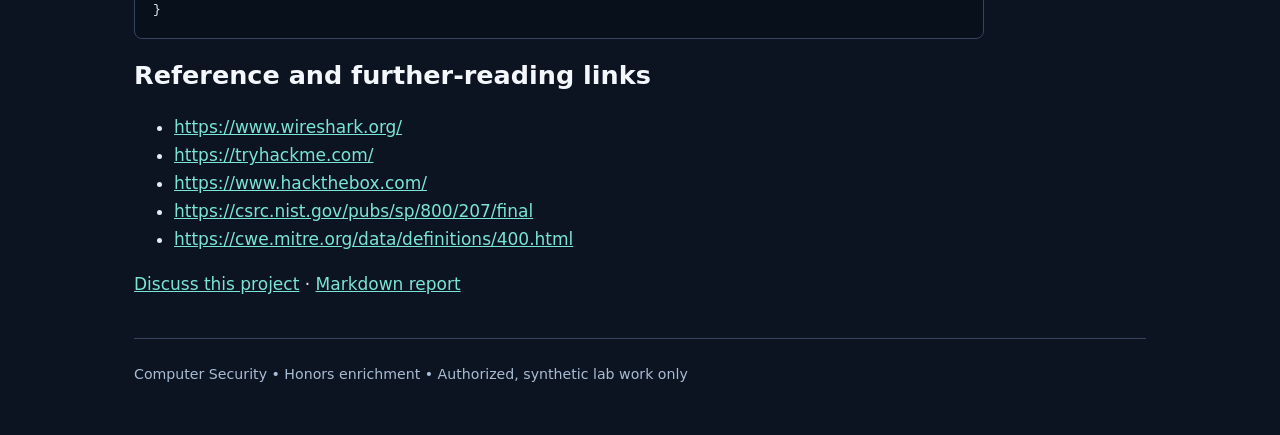
<file: cybersecurity_portfolio/writeups/project-5.html>
<!doctype html><html lang="en"><head><meta charset="utf-8"><meta name="viewport" content="width=device-width,initial-scale=1"><title>Network Security &amp; Integrated Capstone</title><link rel="stylesheet" href="../style.css"></head><body><main><nav><a href="../index.html">Portfolio home</a><a href="../engagement.html">Public scholarship</a><a href="../README.md">Reproduce labs</a></nav><article><p class="eyebrow">PROJECT 05 / 05</p><h1>Network Security &amp; Integrated Capstone</h1><p class="muted">Technical report draft · Original due date: December 4, 2026</p><p class="note">Evidence scope: assistant-executed local demonstration, not verified student or platform completion.</p><h2>Problem summary and threat context</h2><p>Network defense requires visibility into traffic and policies that constrain which systems can communicate. Reflection and amplification can cause a small request to trigger a larger response; if source addresses are spoofed and services are reachable, this can contribute to denial of service. Segmentation reduces the impact of a compromised service. The combined local capstone uses synthetic flow summaries and policy decisions, then checks security properties from the earlier modules. It sends no network packets and uses no external target.</p><h2>Attacker walkthrough</h2><p>Inspect network() in the shared script. Five fictional flows contain protocol labels and request/response byte totals. Divide response bytes by request bytes and flag ratios at or above 10. The segmentation model explicitly permits client-to-web on port 443 and web-to-database on port 5432, but not client-to-database. Evaluate each of these paths. The integrated portion reuses the previous local modules to check that a cross-user record request is denied, modified authenticated ciphertext is rejected and compound input fails validation. These are independent regression checks, not an exploited host or a full application integration test.</p><h2>Results and interpretation</h2><p>The ratios are 15, 20, 10, 1.4 and 1.25. The first three flows meet the illustrative threshold. The client-to-web and web-to-database paths are allowed; direct client-to-database is denied. All three regression checks return true. A high ratio is not proof of abuse: legitimate services can have asymmetric request and response sizes. No packet capture, spoofed source, flood, service scan or real TLS handshake was produced by this experiment.</p><h2>Defender analysis and mitigation study</h2><p>An exposed amplification-prone service may exhibit uncontrolled resource consumption (CWE-400) in context; the synthetic records alone are insufficient for a vulnerability assignment. Reduce unnecessary exposure, restrict services to authorized clients, use response rate limiting where appropriate and apply source-address validation at network boundaries. An IDS should combine traffic volume, destination concentration, protocol semantics and baselines rather than relying on the illustrative ratio alone. Segmentation should enforce explicit permitted flows and deny other traffic by default. A Zero Trust architecture adds identity, device and context-aware authorization; the static three-node model is not a complete Zero Trust deployment.</p><h2>Detection and production implications</h2><p>Network monitoring should collect flow and packet metadata where authorized, with privacy and retention controls. Investigate spikes in packet rate, bandwidth and unusual destination patterns in context. TLS provides encrypted and authenticated transport when peer identity is validated, but it does not replace application authorization or prevent all denial-of-service attacks. VPNs similarly establish protected connectivity without automatically making every reachable service trustworthy. The capstone ties transport protection, application authorization, safe parsing and segmentation together as distinct defenses.</p><h2>Reflection and external work</h2><p>This final combined report follows the contract’s network-security and capstone grouping. It provides a reproducible synthetic policy study, not the required authorized HackTheBox or TryHackMe box. Wireshark/tcpdump captures, lab-only nmap enumeration, VPN/TLS inspection, Scapy analysis and the target 8–10 analyses plus one box remain unverified. The contract also requires a dissemination component and documented exchange; the website and engagement template support that work but do not establish that it has occurred.</p><h2>Reproducible evidence</h2><p><a href="../labs/run_labs.py">Full Python source</a> · <a href="../evidence/lab-5.json">Raw results</a></p><pre>def network():
    # Synthetic flow records; no packets sent.
    flows=[(&#x27;dns&#x27;,60,900),(&#x27;dns&#x27;,60,1200),(&#x27;ntp&#x27;,48,480),(&#x27;https&#x27;,500,700),(&#x27;https&#x27;,800,1000)]
    ratios=[round(r/q,2) for _,q,r in flows]; flagged=[i+1 for i,v in enumerate(ratios) if v&gt;=10]
    policy={(&#x27;client&#x27;,&#x27;web&#x27;,443),(&#x27;web&#x27;,&#x27;db&#x27;,5432)}
    checks=[(&#x27;client&#x27;,&#x27;web&#x27;,443),(&#x27;client&#x27;,&#x27;db&#x27;,5432),(&#x27;web&#x27;,&#x27;db&#x27;,5432)]
    return {&#x27;synthetic response/request ratios&#x27;:ratios,&#x27;flows flagged at ratio &gt;= 10&#x27;:flagged,&#x27;segmentation decisions&#x27;:[{&#x27;path&#x27;:list(x),&#x27;allowed&#x27;:x in policy} for x in checks],&#x27;capstone cross-user request blocked&#x27;:auth()[&#x27;checked cross-user blocked&#x27;],&#x27;capstone modified ciphertext rejected&#x27;:crypto()[&#x27;GCM tamper rejected&#x27;],&#x27;capstone compound input rejected&#x27;:injection()[&#x27;allowlist rejects compound input&#x27;]}</pre><pre>{
  &quot;synthetic response/request ratios&quot;: [
    15.0,
    20.0,
    10.0,
    1.4,
    1.25
  ],
  &quot;flows flagged at ratio &gt;= 10&quot;: [
    1,
    2,
    3
  ],
  &quot;segmentation decisions&quot;: [
    {
      &quot;path&quot;: [
        &quot;client&quot;,
        &quot;web&quot;,
        443
      ],
      &quot;allowed&quot;: true
    },
    {
      &quot;path&quot;: [
        &quot;client&quot;,
        &quot;db&quot;,
        5432
      ],
      &quot;allowed&quot;: false
    },
    {
      &quot;path&quot;: [
        &quot;web&quot;,
        &quot;db&quot;,
        5432
      ],
      &quot;allowed&quot;: true
    }
  ],
  &quot;capstone cross-user request blocked&quot;: true,
  &quot;capstone modified ciphertext rejected&quot;: true,
  &quot;capstone compound input rejected&quot;: true
}
</pre><h2>Reference and further-reading links</h2><ul><li><a href="https://www.wireshark.org/">https://www.wireshark.org/</a></li><li><a href="https://tryhackme.com/">https://tryhackme.com/</a></li><li><a href="https://www.hackthebox.com/">https://www.hackthebox.com/</a></li><li><a href="https://csrc.nist.gov/pubs/sp/800/207/final">https://csrc.nist.gov/pubs/sp/800/207/final</a></li><li><a href="https://cwe.mitre.org/data/definitions/400.html">https://cwe.mitre.org/data/definitions/400.html</a></li></ul><p><a href="../engagement.html">Discuss this project</a> · <a href="project-5.md">Markdown report</a></p></article><footer><small>Computer Security • Honors enrichment • Authorized, synthetic lab work only</small></footer></main></body></html>
</file>
<file: cybersecurity_portfolio/style.css>
*{box-sizing:border-box}body{margin:0;background:#0c1422;color:#e4ecf5;font:17px/1.65 system-ui,sans-serif}main{max-width:1060px;margin:auto;padding:48px 24px}a{color:#79e5d4}h1{font-size:clamp(2rem,5vw,3.6rem);line-height:1.1;margin:.5em 0}h2{line-height:1.25;color:#f4f7fb}h3{color:#a9bcd3}p{max-width:78ch}nav{display:flex;gap:24px;flex-wrap:wrap}small,.muted{color:#a9bcd3}.eyebrow{color:#79e5d4;letter-spacing:.14em;font-size:13px;font-weight:700}.grid{display:grid;grid-template-columns:repeat(auto-fit,minmax(260px,1fr));gap:18px}.card{border:1px solid #34455d;border-radius:12px;padding:22px;background:#142136}.card a{font-weight:700}.note{border-left:3px solid #79e5d4;padding:12px 20px;background:#142136}pre{overflow:auto;padding:18px;background:#08101c;border:1px solid #34455d;border-radius:8px;font-size:13px}footer{margin-top:40px;border-top:1px solid #34455d;padding-top:20px}article{max-width:850px}button{font:inherit}@media print{body{background:white;color:black}a,h2,h3,.eyebrow,.muted,small{color:black}main{padding:0}.card,.note,pre{background:white;border-color:#aaa}}
</file>
